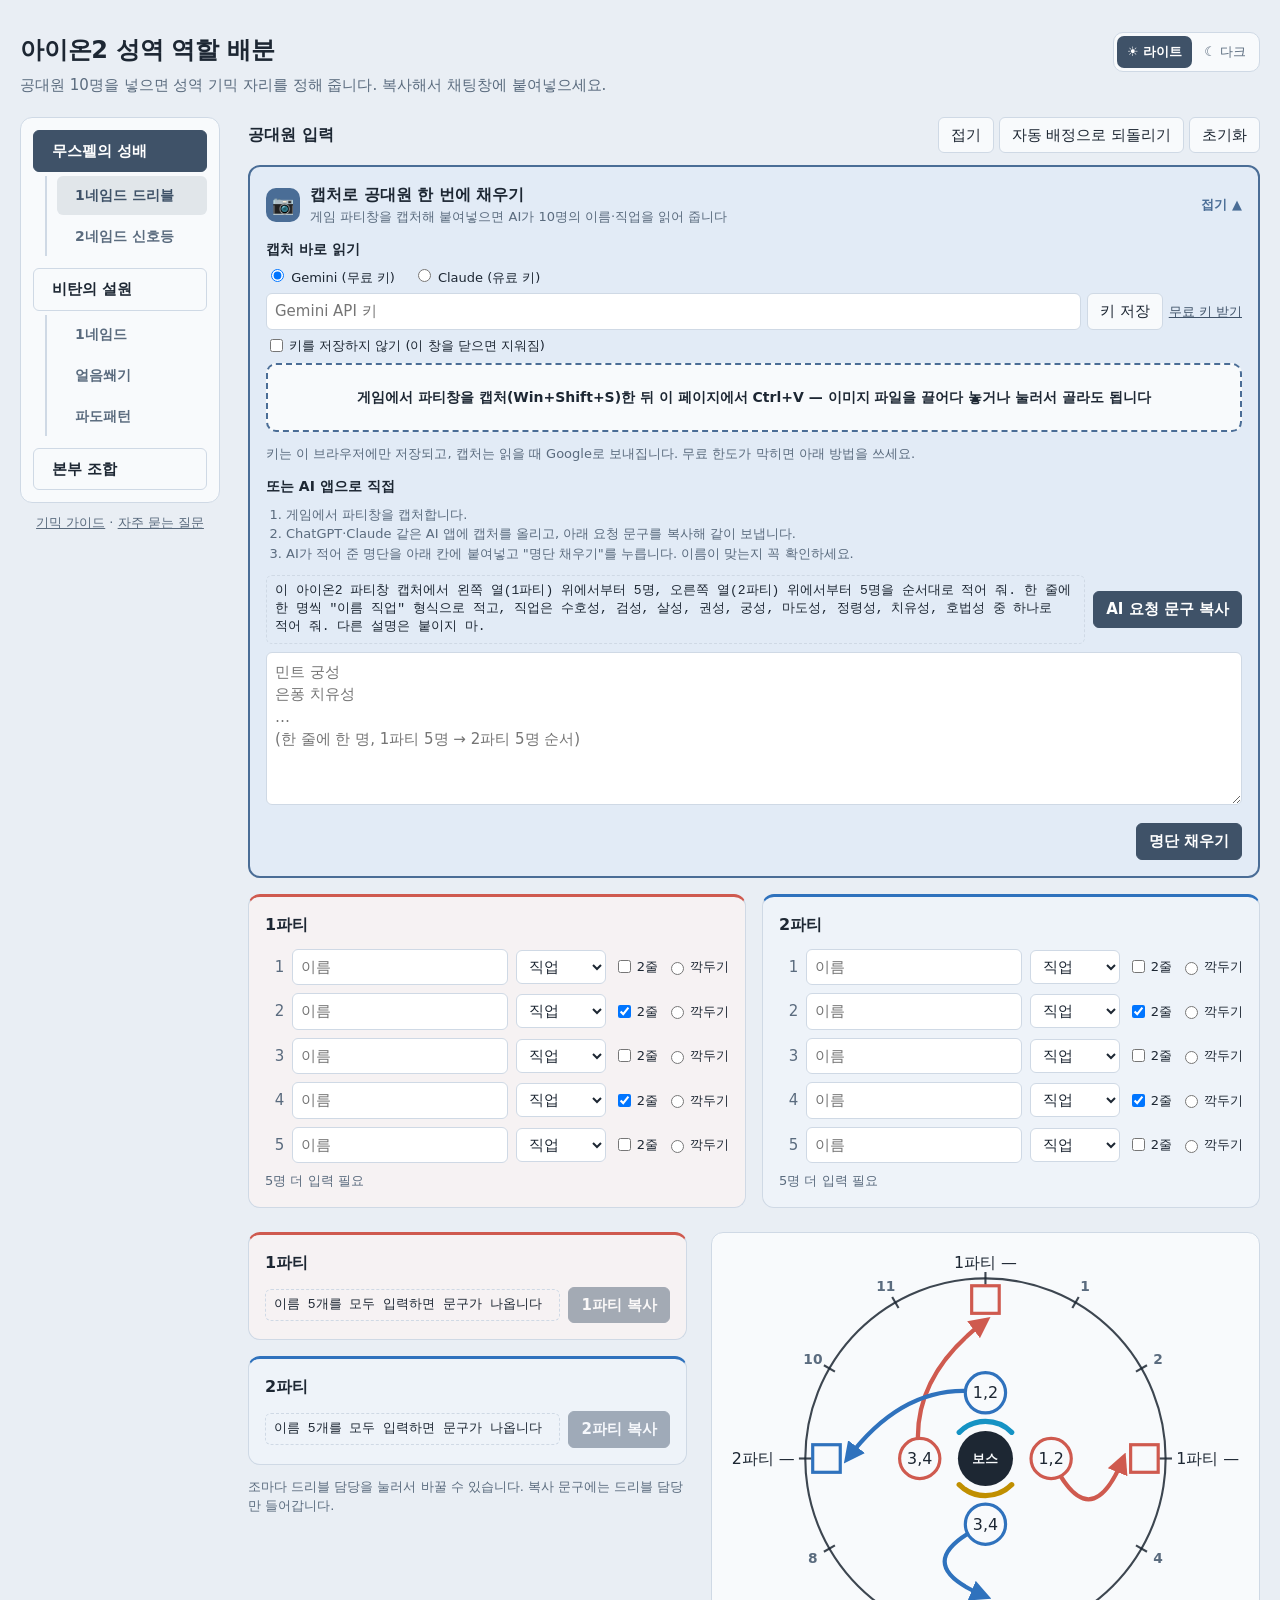
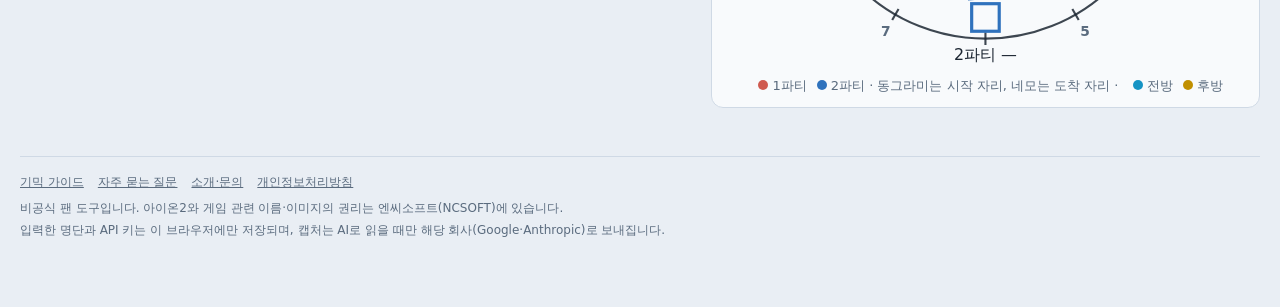
<file: index.html>
<!doctype html>
<html lang="ko">
<head>
<meta charset="utf-8">
<meta http-equiv="Content-Security-Policy" content="default-src 'self'; script-src 'self' 'unsafe-inline'; style-src 'self' 'unsafe-inline'; img-src 'self' data: blob:; connect-src 'self' https://generativelanguage.googleapis.com https://api.anthropic.com; font-src 'self'; object-src 'none'; base-uri 'self'; form-action 'self'">
<meta name="viewport" content="width=device-width, initial-scale=1">
<title>아이온2 성역 역할 배분</title>
<meta name="description" content="아이온2 성역(무스펠의 성배·비탄의 설원) 공대원 10명을 넣으면 기믹 자리를 정하고 파티별 문구를 채팅창에 복사합니다. 본캐·부캐 본부 조합도 지원하는 비공식 팬 도구.">
<link rel="icon" href="favicon.svg" type="image/svg+xml">
<link rel="apple-touch-icon" href="apple-touch-icon.png">
<meta property="og:type" content="website">
<meta property="og:site_name" content="아이온2 성역 역할 배분">
<meta property="og:title" content="아이온2 성역 역할 배분">
<meta property="og:description" content="아이온2 성역(무스펠의 성배·비탄의 설원) 공대원 10명을 넣으면 기믹 자리를 정하고 파티별 문구를 채팅창에 복사합니다. 본캐·부캐 본부 조합도 지원하는 비공식 팬 도구.">
<meta property="og:url" content="https://caster202-lang.github.io/aion2-raid-roles/">
<meta property="og:image" content="https://caster202-lang.github.io/aion2-raid-roles/og.png">
<meta property="og:image:width" content="1200">
<meta property="og:image:height" content="630">
<meta property="og:locale" content="ko_KR">
<meta name="twitter:card" content="summary_large_image">
<script>try { const t = localStorage.getItem('aion2-theme'); if (t === 'light' || t === 'dark') document.documentElement.dataset.theme = t; } catch (e) { /* 저장 불가 */ }</script>
<style>
:root {
  color-scheme: light;
  --bg: #e9eef4; --card: #f8fafc; --fg: #1d2733; --muted: #5a6b7e; --line: #cfd9e5;
  --accent: #3f5268; --accent-fg: #ffffff; --field: #ffffff;
  --cap: #4a6d96; --cap-bg: #e2ebf6; --cap-fg: #ffffff;
  --p1: #cf5a4f; --p2: #2f72bd; --two: #cf5a4f; --one: #2f72bd; --warn: #9a5f00; --front: #1593c4; --back: #c08f00;
}
@media (prefers-color-scheme: dark) {
  :root:not([data-theme="light"]) {
    color-scheme: dark;
    --bg: #0c0a0b; --card: #1c1819; --fg: #efeced; --muted: #a8979c; --line: #3a3133;
    --accent: #d1cfd0; --accent-fg: #1a1516; --field: #141112;
  --cap: #c9a3b2; --cap-bg: #261c21; --cap-fg: #1e1418;
    --p1: #ff8b7f; --p2: #78b6ff; --two: #ff8b7f; --one: #78b6ff; --warn: #f0b354; --front: #5fd0ff; --back: #ffd24a;
  }
}
:root[data-theme="dark"] {
  color-scheme: dark;
  --bg: #0c0a0b; --card: #1c1819; --fg: #efeced; --muted: #a8979c; --line: #3a3133;
  --accent: #d1cfd0; --accent-fg: #1a1516; --field: #141112;
  --cap: #c9a3b2; --cap-bg: #261c21; --cap-fg: #1e1418;
  --p1: #ff8b7f; --p2: #78b6ff; --two: #ff8b7f; --one: #78b6ff; --warn: #f0b354; --front: #5fd0ff; --back: #ffd24a;
}
* { box-sizing: border-box; }
[hidden] { display: none !important; }
.foot { margin-top: 48px; padding-top: 16px; border-top: 1px solid var(--line); font-size: 12px; color: var(--muted); }
.foot p { margin: 0 0 4px; }
.foot-nav { display: flex; flex-wrap: wrap; gap: 4px 14px; margin-bottom: 8px; }
.foot-nav a, .side-links a { color: var(--muted); }
.side-links { margin: 10px 0 0; font-size: 13px; text-align: center; color: var(--muted); }
@media (max-width: 999px) { .side-links { display: none; } }
body { margin: 0; background: var(--bg); color: var(--fg);
  font: 15px/1.5 "Pretendard", "Noto Sans KR", "Malgun Gothic", system-ui, sans-serif; }
main { max-width: 1000px; margin: 0 auto; padding: 32px 20px 64px; }
.navgrp .subnav { display: none; }
.tabs.raid .navgrp > button { width: 100%; }
h1 { font-size: 24px; margin: 0 0 6px; letter-spacing: -0.01em; }
h2 { font-size: 16px; margin: 0; }
p.lead { margin: 0 0 20px; color: var(--muted); }
.top { display: flex; gap: 12px; align-items: flex-start; justify-content: space-between; }
.theme { display: flex; flex: none; padding: 3px; gap: 2px; border: 1px solid var(--line); border-radius: 10px; background: var(--card); }
.theme button { border: 0; background: none; padding: 6px 10px; border-radius: 7px; font-size: 13px; color: var(--muted); white-space: nowrap; }
.theme button[aria-pressed=true] { background: var(--accent); color: var(--accent-fg); font-weight: 600; }
.bar { display: flex; flex-wrap: wrap; gap: 8px; align-items: center; justify-content: space-between; margin: 32px 0 12px; }
#raidView > .bar:first-child { margin-top: 0; }
.grid { display: grid; grid-template-columns: repeat(auto-fit, minmax(300px, 1fr)); gap: 16px; }
.card { background: var(--card); border: 1px solid var(--line); border-radius: 12px; padding: 16px; min-width: 0; }
.card.p1 { border-top: 3px solid var(--p1); background: color-mix(in srgb, var(--p1) 5%, var(--card)); }
.card.p2 { border-top: 3px solid var(--p2); background: color-mix(in srgb, var(--p2) 5%, var(--card)); }
.card h2 { margin-bottom: 12px; }
.row { display: grid; grid-template-columns: 1.2rem minmax(0, 1fr) 5.6rem auto auto; gap: 8px; align-items: center; margin-bottom: 8px; }
.row .num { color: var(--muted); text-align: right; font-variant-numeric: tabular-nums; }
input[type=text], select { width: 100%; min-width: 0; padding: 6px 8px; border: 1px solid var(--line); border-radius: 6px;
  background: var(--field); color: var(--fg); font: inherit; }
label.chk { display: inline-flex; align-items: center; gap: 3px; font-size: 13px; white-space: nowrap; cursor: pointer; }
.status { min-height: 1.5em; margin: 6px 0 0; font-size: 13px; color: var(--muted); }
.status.warn { color: var(--warn); }
button { font: inherit; cursor: pointer; border-radius: 6px; border: 1px solid var(--line); background: var(--card); color: var(--fg); padding: 6px 12px; }
button:focus-visible, input:focus-visible, select:focus-visible { outline: 2px solid var(--accent); outline-offset: 1px; }
button.primary { background: var(--accent); color: var(--accent-fg); border-color: var(--accent); font-weight: 600; }
button:disabled { opacity: .45; cursor: not-allowed; }
.tabs { display: flex; flex-wrap: wrap; gap: 8px; }
.tabs button[aria-selected=true] { background: var(--accent); color: var(--accent-fg); border-color: var(--accent); font-weight: 600; }
.pair { margin-bottom: 12px; }
.route { display: flex; align-items: baseline; gap: 8px; font-size: 13px; color: var(--muted); margin-bottom: 6px; }
.clock { font-size: 18px; font-weight: 700; color: var(--fg); font-variant-numeric: tabular-nums; letter-spacing: -0.01em; }
.card.p1 .route .clock { color: var(--p1); } .card.p2 .route .clock { color: var(--p2); }
.names .clock { font-size: 16px; margin-right: 8px; flex: none; }
.names button { display: flex; align-items: center; text-align: left; white-space: normal; word-break: keep-all; overflow-wrap: anywhere; line-height: 1.3; }
.names button .tag { flex: none; }
.names .who { flex: 1; min-width: 0; }
.names.stack { grid-template-columns: 1fr; }
#results.wedge { grid-template-columns: minmax(0, 1fr) minmax(0, 1fr) 190px; }
@media (max-width: 820px) { #results.wedge { grid-template-columns: repeat(auto-fit, minmax(260px, 1fr)); } }
.zones { display: grid; grid-template-columns: repeat(2, minmax(0, 1fr)); gap: 12px; }
.zones .zone { margin: 0; border-left: 4px solid var(--accent); }
.zones .zone.p1 { border-left-color: var(--p1); } .zones .zone.p2 { border-left-color: var(--p2); }
.zone.p1 .clock { color: var(--p1); } .zone.p2 .clock { color: var(--p2); }
.zone-head .clock { margin-right: 6px; }
@media (max-width: 600px) { .zones { grid-template-columns: 1fr; } }
.choices { display: grid; grid-template-columns: 1fr 1fr; gap: 6px; }
.choices button, .slots button { text-align: left; overflow: hidden; text-overflow: ellipsis; white-space: nowrap; }
.choices button[aria-pressed=true] { border-color: var(--accent); box-shadow: inset 0 0 0 1px var(--accent); font-weight: 600; }
.tag { font-size: 12px; color: var(--muted); margin-right: 6px; }
.slots { display: grid; grid-template-columns: 1fr 1fr; gap: 6px; margin-bottom: 8px; }
.slots button { display: flex; align-items: center; gap: 8px; padding: 8px 10px; }
.slots .clock { min-width: 2.6em; }
.slots button { white-space: normal; }
.slots .who { flex: 1; min-width: 0; word-break: keep-all; overflow-wrap: anywhere; line-height: 1.3; }
.slots .lane { flex: none; font-size: 12px; font-weight: 600; padding: 1px 7px; border-radius: 999px; border: 1px solid currentColor; }
.slots button.two { border-left: 4px solid var(--two); } .slots button.two .lane { color: var(--two); }
.slots button.one { border-left: 4px solid var(--one); } .slots button.one .lane { color: var(--one); }
.slots button[aria-pressed=true] { box-shadow: inset 0 0 0 2px var(--accent); }
.reserve { font-size: 13px; margin-bottom: 8px; }
.copy { display: flex; gap: 8px; align-items: center; margin-top: 12px; }
.copy code { flex: 1; min-width: 0; word-break: keep-all; overflow-wrap: anywhere; padding: 6px 8px; border: 1px dashed var(--line);
  border-radius: 6px; font: 13px/1.4 Consolas, "D2Coding", monospace; }
.copy button { white-space: nowrap; }
.hint { font-size: 13px; color: var(--muted); margin: 12px 0 0; }
figure { margin: 20px 0 0; }
svg { display: block; width: 100%; height: auto; max-width: 760px; margin: 0 auto; }
.dtitle { margin: 0 0 4px; font-weight: 700; font-size: 16px; }
#diagram > svg { max-width: 600px; }
.dpair { display: grid; grid-template-columns: repeat(auto-fit, minmax(300px, 1fr)); gap: 16px; }
svg text { fill: var(--fg); font-size: 15px; font-weight: 500; }
svg .dim { stroke: var(--muted); opacity: .45; fill: none; }
svg .ring { stroke: var(--fg); stroke-width: 2; fill: none; opacity: .85; }
svg .tick { stroke: var(--fg); stroke-width: 2; opacity: .85; }
svg text.hour { fill: var(--muted); font-size: 13px; font-weight: 700; }
svg .boss { fill: var(--fg); }
svg .bosst { fill: var(--card); font-size: 12px; font-weight: 600; }
svg .s1 { stroke: var(--p1); } svg .s2 { stroke: var(--p2); }
svg .f1 { fill: var(--p1); } svg .f2 { fill: var(--p2); }
svg .two { stroke: var(--two); } svg .one { stroke: var(--one); }
svg .mark { fill: var(--card); stroke-width: 3; }
svg .path { fill: none; stroke-width: 4; stroke-linecap: round; }
figcaption { font-size: 13px; color: var(--muted); text-align: center; margin-top: 4px; }
.sw { display: inline-block; width: 10px; height: 10px; border-radius: 50%; margin: 0 4px 0 10px; }
.tabs.raid { margin: 0 0 24px; padding-bottom: 16px; border-bottom: 1px solid var(--line); }
.tabs.raid button { padding: 9px 18px; font-weight: 600; }
.roster-sum { display: block; width: 100%; text-align: left; margin-bottom: 16px; font-size: 14px; color: var(--muted); line-height: 1.7; cursor: pointer; }
.roster-sum b { color: var(--fg); margin-right: 6px; }
.roster-sum .p1 { color: var(--p1); } .roster-sum .p2 { color: var(--p2); }
/* 넓은 화면: 왼쪽 세로 메뉴, 결과와 배치도 나란히 */
@media (min-width: 1000px) {
  main { max-width: 1280px; }
  .layout { display: grid; grid-template-columns: 200px minmax(0, 1fr); gap: 28px; align-items: start; }
  .side { position: sticky; top: 16px; }
  .side .tabs.raid { flex-direction: column; flex-wrap: nowrap; gap: 6px; margin: 0; padding: 12px; border: 1px solid var(--line); border-radius: 12px; background: var(--card); }
  .side .navgrp > button { width: 100%; text-align: left; }
  .side .navgrp .subnav { display: grid; gap: 2px; margin: 4px 0 6px 12px; padding-left: 10px; border-left: 2px solid var(--line); }
  .subnav button { border: 0; background: none; text-align: left; padding: 6px 10px; font-size: 14px; color: var(--muted); }
  .subnav button:hover { color: var(--fg); }
  .subnav button[aria-selected=true] { color: var(--accent); background: color-mix(in srgb, var(--accent) 12%, transparent); font-weight: 700; }
  #subBar { display: none; }
  #raidView > .bar:first-child { margin-top: 0; }
  .stage.side-by { display: grid; grid-template-columns: minmax(0, 1fr) minmax(0, 1.25fr); gap: 24px; align-items: start; margin-top: 24px; }
  .stage.side-by .grid { grid-template-columns: 1fr; }
  .stage.side-by figure { margin: 0; position: sticky; top: 16px; padding: 12px; border: 1px solid var(--line); border-radius: 12px; background: var(--card); }
  .stage:not(.side-by) { margin-top: 24px; }
}
@media (max-width: 480px) {
  main { padding: 24px 16px 48px; }
  .tabs.raid { display: grid; grid-template-columns: repeat(3, 1fr); }
  .tabs.raid button { padding: 9px 4px; }
  #hqView .card { padding: 16px; }
  #promptRow { flex-wrap: wrap; }
  #promptRow code { flex-basis: 100%; }
  #promptRow button { margin-left: auto; }
  .theme span { display: none; }
  .theme button { padding: 6px 9px; font-size: 15px; }
}
body.snow .chk-mus { display: none; }
body.snow .row { grid-template-columns: 1.2rem minmax(0, 1fr) 5.6rem; }
body.snow #inputs .status { display: none; }
.zone { border: 1px solid var(--line); border-radius: 10px; padding: 12px; margin-bottom: 12px; }
.zone-head { display: flex; align-items: center; gap: 6px; margin-bottom: 6px; }
.zone-head strong { flex: 1; }
.names { display: grid; grid-template-columns: 1fr 1fr; gap: 6px; }
.names button[aria-pressed=true] { box-shadow: inset 0 0 0 2px var(--accent); }
svg .inner { stroke: var(--p1); } svg .outer { stroke: var(--one); }
svg .orb { fill: #ff8a3d; stroke: #c4471b; stroke-width: 2; }
svg .pillar { fill: var(--muted); stroke: var(--fg); stroke-width: 1.5; }
svg .pillart { fill: var(--card); font-size: 12px; font-weight: 700; }
svg .front { stroke: var(--front); fill: none; stroke-width: 5; stroke-linecap: round; }
svg .back { stroke: var(--back); fill: none; stroke-width: 5; stroke-linecap: round; }
svg .zonefill { fill: var(--line); opacity: .35; }
.paste { margin-bottom: 16px; border: 2px solid var(--cap); background: var(--cap-bg); }
.paste summary { cursor: pointer; font-weight: 700; font-size: 16px; display: flex; align-items: center; gap: 10px; list-style: none; }
.paste summary::-webkit-details-marker { display: none; }
.paste summary .cam { display: inline-grid; place-items: center; width: 34px; height: 34px; flex: none; border-radius: 10px; background: var(--cap); color: var(--cap-fg); font-size: 18px; }
.paste summary .sub { display: block; font-size: 13px; font-weight: 400; color: var(--muted); }
.paste summary .arrow { margin-left: auto; color: var(--cap); font-size: 13px; font-weight: 700; white-space: nowrap; }
.paste[open] summary .arrow::after { content: '접기 ▲'; }
.paste:not([open]) summary .arrow::after { content: '열기 ▼'; }
.paste[open] summary { margin-bottom: 4px; }
.paste .steps { margin: 8px 0; padding-left: 20px; font-size: 13px; color: var(--muted); }
.paste textarea { width: 100%; margin-top: 8px; padding: 8px; border: 1px solid var(--line); border-radius: 6px;
  background: var(--field); color: var(--fg); font: inherit; resize: vertical; }
.paste .copy .status { flex: 1; margin: 0; }
.paste-h { font-size: 14px; margin: 12px 0 6px; }
.keyrow { display: flex; flex-wrap: wrap; gap: 6px; align-items: center; }
.keyrow input[type=password] { flex: 1; min-width: 180px; padding: 6px 8px; border: 1px solid var(--line); border-radius: 6px; background: var(--field); color: var(--fg); font: inherit; }
.keyrow a { color: var(--accent); font-size: 13px; }
.keyrow label { font-size: 13px; margin-right: 12px; }
.keyrow + .keyrow { margin-top: 6px; }
#shotZone { margin-top: 8px; padding: 22px 16px; border: 2px dashed var(--cap); border-radius: 10px; background: var(--card); text-align: center; color: var(--fg); font-size: 14px; font-weight: 600; cursor: pointer; }
#shotZone:focus, #shotZone.over { border-style: solid; outline: none; }
#shotZone img { display: block; max-width: 100%; max-height: 200px; margin: 0 auto 6px; }
#selftest li.fail { color: var(--p1); font-weight: 600; }
#hqView:not([hidden]) { display: grid; gap: 16px; }
#hqView .card { padding: 20px; }
#hqView h2 { display: flex; align-items: center; gap: 10px; margin: 0 0 16px; }
.step { display: inline-grid; place-items: center; width: 24px; height: 24px; border-radius: 50%; flex: none;
  background: var(--accent); color: var(--accent-fg); font-size: 13px; font-weight: 700; }
.hq-head { display: flex; flex-wrap: wrap; gap: 8px; align-items: center; justify-content: space-between; margin-bottom: 12px; }
#hqView .hq-head h2 { margin: 0; }
.hq-head > div { display: flex; flex-wrap: wrap; gap: 8px; }
.hq-head button, .hq-top button { white-space: nowrap; }
.hq-fields { display: grid; grid-template-columns: repeat(auto-fit, minmax(200px, 1fr)); gap: 16px 20px; }
.hq-f { display: grid; gap: 6px; font-size: 13px; font-weight: 600; color: var(--muted); align-content: start; }
.hq-f select, .hq-f input { font-weight: 400; }
.hq-f button[aria-pressed=true] { background: var(--accent); color: var(--accent-fg); border-color: var(--accent); font-weight: 600; }
.stepper { display: flex; align-items: center; gap: 10px; color: var(--fg); }
.stepper button { width: 36px; height: 36px; padding: 0; font-size: 18px; line-height: 1; }
.hq-person { border: 1px solid var(--line); border-radius: 10px; padding: 10px; margin-top: 10px; background: var(--field); }
.hq-top { display: flex; gap: 8px; align-items: center; margin-bottom: 10px; }
.hq-top strong { min-width: 2rem; color: var(--muted); }
.hq-chars { display: grid; grid-template-columns: repeat(auto-fit, minmax(200px, 1fr)); gap: 8px; }
.hq-char { border: 1px solid var(--line); border-radius: 8px; padding: 10px; display: grid; gap: 6px; align-content: start; background: var(--card); }
.hq-char.main { border-color: var(--accent); }
.hq-char .tag { font-weight: 600; }
.hq-char .mainnick { min-height: 34px; display: flex; align-items: center; padding: 0 8px; font-size: 13px; color: var(--muted); border: 1px dashed var(--line); border-radius: 6px; }
.hq-char .jp { display: grid; grid-template-columns: minmax(0, 1.1fr) minmax(0, 1fr); gap: 6px; }
.hq-rules { margin-top: 16px; padding-top: 16px; border-top: 1px solid var(--line); }
.hq-char .chk { color: var(--muted); }
.hq-paste { margin-top: 12px; border: 1px solid var(--line); border-radius: 10px; padding: 12px; }
.hq-paste summary { cursor: pointer; font-weight: 600; }
.hq-paste textarea { width: 100%; margin-top: 10px; padding: 8px; border: 1px solid var(--line); border-radius: 6px; background: var(--field); color: var(--fg);
  font: 13px/1.6 Consolas, "D2Coding", monospace; resize: vertical; }
.hq-paste .copy .status { flex: 1; margin: 0; }
.empty { margin: 12px 0 0; padding: 20px 16px; border: 1px dashed var(--line); border-radius: 10px; text-align: center; color: var(--muted); font-size: 14px; }
.hq-check { margin: 16px 0 0; }
.hq-dist { display: flex; flex-wrap: wrap; gap: 6px; align-items: center; margin-top: 12px; font-size: 13px; color: var(--muted); }
.hq-dist span { padding: 2px 10px; border: 1px solid var(--line); border-radius: 999px; }
.hq-dist span.on { color: var(--fg); border-color: var(--accent); font-weight: 600; }
.hq-actions { display: flex; flex-wrap: wrap; gap: 8px; align-items: center; margin-top: 20px; padding-top: 16px; border-top: 1px solid var(--line); }
.hq-actions .status { flex: 1; margin: 0; }
.hq-game { border: 1px solid var(--line); border-radius: 10px; padding: 16px; margin-top: 16px; }
.hq-game > .hq-head strong { font-size: 15px; }
.hq-party ol { margin: 8px 0 0; padding-left: 1.4rem; font-size: 14px; line-height: 1.8; }
.hq-party li.ext { color: var(--muted); }
.hq-party .meta { color: var(--muted); font-size: 12px; }
.hq-party .status { margin-top: 0; }
</style>
</head>
<body>
<main>
  <header class="top">
    <div>
      <h1>아이온2 성역 역할 배분</h1>
      <p class="lead">공대원 10명을 넣으면 성역 기믹 자리를 정해 줍니다. 복사해서 채팅창에 붙여넣으세요.</p>
    </div>
    <div class="theme" role="group" aria-label="화면 밝기">
      <button type="button" data-theme-set="light" aria-label="라이트 모드">☀<span> 라이트</span></button>
      <button type="button" data-theme-set="dark" aria-label="다크 모드">☾<span> 다크</span></button>
    </div>
  </header>
  <div class="layout">
  <nav class="side" aria-label="성역 메뉴">
    <div class="tabs raid">
      <div class="navgrp"><button type="button" data-raid="mus">무스펠의 성배</button><div class="subnav" data-sub="mus"></div></div>
      <div class="navgrp"><button type="button" data-raid="snow">비탄의 설원</button><div class="subnav" data-sub="snow"></div></div>
      <div class="navgrp"><button type="button" data-raid="hq">본부 조합</button></div>
    </div>
    <p class="side-links"><a href="guide.html">기믹 가이드</a> · <a href="faq.html">자주 묻는 질문</a></p>
  </nav>
  <div class="content">
  <section id="selftest" class="card" hidden></section>

  <div id="hqView" hidden></div>
  <div id="raidView">
  <div class="bar">
    <h2>공대원 입력</h2>
    <div>
      <button type="button" id="btnFold">접기</button>
      <button type="button" id="btnAuto">자동 배정으로 되돌리기</button>
      <button type="button" id="btnReset">초기화</button>
    </div>
  </div>
  <button type="button" class="card roster-sum" id="rosterSum" hidden></button>
  <details class="card paste" id="pasteBox">
    <summary><span class="cam" aria-hidden="true">📷</span><span>캡처로 공대원 한 번에 채우기<span class="sub">게임 파티창을 캡처해 붙여넣으면 AI가 10명의 이름·직업을 읽어 줍니다</span></span><span class="arrow" aria-hidden="true"></span></summary>
    <h3 class="paste-h">캡처 바로 읽기</h3>
    <div class="keyrow" role="radiogroup" aria-label="읽을 AI">
      <label><input type="radio" name="aiProv" value="gemini" checked> Gemini (무료 키)</label>
      <label><input type="radio" name="aiProv" value="claude"> Claude (유료 키)</label>
    </div>
    <div class="keyrow">
      <input type="password" id="geminiKey" placeholder="Gemini API 키" autocomplete="off" aria-label="API 키">
      <button type="button" id="btnKey">키 저장</button>
      <a id="keyLink" href="https://aistudio.google.com/apikey" target="_blank" rel="noopener">무료 키 받기</a>
    </div>
    <div class="keyrow"><label class="chk"><input type="checkbox" id="keyNoSave"> 키를 저장하지 않기 (이 창을 닫으면 지워짐)</label></div>
    <div id="shotZone" tabindex="0" role="button" aria-label="캡처 붙여넣기">게임에서 파티창을 캡처(Win+Shift+S)한 뒤 이 페이지에서 Ctrl+V — 이미지 파일을 끌어다 놓거나 눌러서 골라도 됩니다</div>
    <input type="file" id="shotFile" accept="image/*" hidden>
    <p class="hint" id="keyHint">키는 이 브라우저에만 저장되고, 캡처는 읽을 때 Google로 보내집니다. 무료 한도가 막히면 아래 방법을 쓰세요.</p>
    <h3 class="paste-h">또는 AI 앱으로 직접</h3>
    <ol class="steps">
      <li>게임에서 파티창을 캡처합니다.</li>
      <li>ChatGPT·Claude 같은 AI 앱에 캡처를 올리고, 아래 요청 문구를 복사해 같이 보냅니다.</li>
      <li>AI가 적어 준 명단을 아래 칸에 붙여넣고 "명단 채우기"를 누릅니다. 이름이 맞는지 꼭 확인하세요.</li>
    </ol>
    <div class="copy" id="promptRow"></div>
    <textarea id="pasteText" rows="6" placeholder="민트 궁성&#10;은퐁 치유성&#10;…&#10;(한 줄에 한 명, 1파티 5명 → 2파티 5명 순서)"></textarea>
    <div class="copy">
      <p class="status" id="pasteStatus"></p>
      <button type="button" id="btnRetry" hidden>다시 읽기</button>
      <button type="button" class="primary" id="btnPaste">명단 채우기</button>
    </div>
  </details>
  <div class="grid" id="inputs"></div>

  <div class="bar" id="subBar">
    <div class="tabs" role="tablist" id="subTabs" aria-label="기믹"></div>
  </div>
  <div class="stage" id="stage">
    <div class="stage-main">
      <div class="grid" id="results"></div>
      <p class="status warn" id="resultsNote" hidden></p>
      <p class="hint" id="tabHint"></p>
    </div>
    <figure>
      <div id="diagram"></div>
      <figcaption id="caption"></figcaption>
    </figure>
  </div>
  </div>
  </div>
  </div>
  <footer class="foot">
    <nav class="foot-nav" aria-label="안내 페이지"><a href="guide.html">기믹 가이드</a><a href="faq.html">자주 묻는 질문</a><a href="about.html">소개·문의</a><a href="privacy.html">개인정보처리방침</a></nav>
    <p>비공식 팬 도구입니다. 아이온2와 게임 관련 이름·이미지의 권리는 엔씨소프트(NCSOFT)에 있습니다.</p>
    <p>입력한 명단과 API 키는 이 브라우저에만 저장되며, 캡처는 AI로 읽을 때만 해당 회사(Google·Anthropic)로 보내집니다.</p>
  </footer>
</main>

<script>
/* ---------- 배정 계산 (화면과 무관) ---------- */
const JOBS = ['수호성', '검성', '살성', '권성', '궁성', '마도성', '정령성', '치유성', '호법성'];
const RANGED = ['궁성', '마도성', '정령성'];
const PARTY = [
  { clocks: [12, 11, 9, 7], twoPos: [1, 3], onePos: [0, 2], routes: [[3, 3], [9, 12]] },
  { clocks: [6, 5, 3, 1], twoPos: [1, 3], onePos: [0, 2], routes: [[12, 9], [6, 6]] }
];
const TWO_LINE = [1, 5, 7, 11];
const IDX = [0, 1, 2, 3, 4];

function blankState() {
  return {
    rows: Array.from({ length: 10 }, (_, g) => ({ name: '', job: '', two: g % 5 === 1 || g % 5 === 3 })), // 2번·4번 줄은 2줄 체크가 기본
    reserve: [null, null], dribble: [[null, null], [null, null]], slots: [null, null], tab: 'b1',
    raid: 'mus', prevRaid: 'mus', snowTab: 'n1', snow1: null, wedge: null, fold: false
  };
}

function autoReserve(rows) {
  const healers = IDX.filter(i => rows[i].job === '치유성');
  if (healers.length) {
    const unchecked = healers.filter(i => !rows[i].two);
    return (unchecked.length ? unchecked : healers)[0];
  }
  const unchecked = IDX.filter(i => !rows[i].two);
  return unchecked.length ? unchecked[unchecked.length - 1] : 4;
}

function rank(job) { const r = RANGED.indexOf(job); return r < 0 ? RANGED.length : r; }

function autoDribbler(rows, pair) {
  return rank(rows[pair[1]].job) < rank(rows[pair[0]].job) ? pair[1] : pair[0];
}

function autoSlots(rows, mem, p) {
  const checked = mem.filter(i => rows[i].two), unchecked = mem.filter(i => !rows[i].two);
  const two = checked.concat(unchecked).slice(0, 2);
  const one = mem.filter(i => !two.includes(i));
  const out = [];
  PARTY[p].twoPos.forEach((pos, k) => { out[pos] = two[k]; });
  PARTY[p].onePos.forEach((pos, k) => { out[pos] = one[k]; });
  return out;
}

function compute(st, p) {
  const rows = st.rows.slice(p * 5, p * 5 + 5);
  const missing = rows.filter(r => !r.name.trim()).length;
  if (missing) return { ok: false, missing };
  const reserve = IDX.includes(st.reserve[p]) ? st.reserve[p] : autoReserve(rows);
  const mem = IDX.filter(i => i !== reserve);
  const pairs = [[mem[0], mem[1]], [mem[2], mem[3]]];
  const dribblers = pairs.map((pair, k) => pair.includes(st.dribble[p][k]) ? st.dribble[p][k] : autoDribbler(rows, pair));
  const manual = st.slots[p];
  const slots = Array.isArray(manual) && manual.length === 4 && mem.every(i => manual.includes(i))
    ? manual : autoSlots(rows, mem, p);
  const short = mem.filter(i => rows[i].two).length < 2;
  return { ok: true, rows, reserve, mem, pairs, dribblers, slots, short };
}

function text1(st, p) {
  const c = compute(st, p);
  if (!c.ok) return null;
  return '[1넴] ' + c.dribblers.map((i, k) => `${PARTY[p].routes[k][0]}시->${PARTY[p].routes[k][1]}시 ${c.rows[i].name.trim()}`).join(' / ');
}

function text2(st, p) {
  const c = compute(st, p);
  if (!c.ok) return null;
  return '[2넴] ' + PARTY[p].clocks.map((h, k) => `${h}시 ${c.rows[c.slots[k]].name.trim()}`).join(' / ')
    + ` / 깍두기 ${c.rows[c.reserve].name.trim()}`;
}

/* ---------- 비탄의 설원 계산 ---------- */
const INNER_JOBS = ['수호성', '검성', '살성', '권성', '호법성'];
const OUTER_JOBS = ['궁성', '마도성', '정령성'];
const CLOCK4 = [3, 6, 9, 12];
// 파도패턴: 1시 메인탱커 · 5시 2파티 · 7시 부탱 · 11시 1파티 (메인탱커·부탱은 1네임드 배정과 같다)
const WAVE_ZONES = ['1시 메인탱커', '5시 2파티', '7시 부탱', '11시 1파티'];
const ALL = [...Array(10).keys()];

function namesMissing(st) { return st.rows.filter(r => !r.name.trim()).length; }
function isPerm(a, n) { return Array.isArray(a) && a.length === n && ALL.every(i => a.includes(i)); }

// 결과 order: [내부3,6,9,12, 외부3,6,9,12, 서브1,서브2] — 값은 전체 줄 번호(0~9)
function autoWedge(rows) {
  const inner = ALL.filter(i => INNER_JOBS.includes(rows[i].job));
  const outer = ALL.filter(i => OUTER_JOBS.includes(rows[i].job));
  const rest = inner.slice(4).concat(outer.slice(4), ALL.filter(i => !rows[i].job))
    .sort((a, b) => a - b).concat(ALL.filter(i => rows[i].job === '치유성'));
  const fill = (list, label, short) => {
    const out = list.slice(0, 4);
    while (out.length < 4) { out.push(rest.shift()); short.push(label); }
    return out;
  };
  const short = [];
  const inn = fill(inner, '내부', short), out = fill(outer, '외부', short);
  return { order: inn.concat(out, rest), short: [...new Set(short)] };
}

function computeWedge(st) {
  const missing = namesMissing(st);
  if (missing) return { ok: false, missing };
  const auto = autoWedge(st.rows);
  const manual = isPerm(st.wedge, 10);
  return { ok: true, order: manual ? st.wedge : auto.order, short: manual ? [] : auto.short };
}

function textWedge(st, side) {
  const c = computeWedge(st);
  if (!c.ok) return null;
  const base = side === 'inner' ? 0 : 4;
  return `[쐐기] ${side === 'inner' ? '내부' : '외부'} ` +
    CLOCK4.map((h, k) => `${h}시 ${st.rows[c.order[base + k]].name.trim()}`).join(' / ');
}

// 1네임드 order: [메인탱커, 부탱, 나머지 8명(줄 순서)] — 수호성 → 검성 순
const TANK_JOBS = ['수호성', '검성'];
// 파티는 5명씩 고정: 메인탱커는 1파티에서, 부탱은 2파티에서 수호성 → 검성 순으로 고른다. 없으면 그 파티 첫 줄
function autoSnow1(rows) {
  let short = false;
  const tanks = [0, 1].map(p => {
    const idx = IDX.map(i => p * 5 + i), t = TANK_JOBS.flatMap(j => idx.filter(i => rows[i].job === j))[0];
    if (t === undefined) { short = true; return idx[0]; }
    return t;
  });
  return { order: tanks.concat(ALL.filter(i => !tanks.includes(i))), short };
}

function computeSnow1(st) {
  const missing = namesMissing(st);
  if (missing) return { ok: false, missing };
  const auto = autoSnow1(st.rows);
  // 직접 바꾼 순서도 메인탱커는 1파티, 부탱은 2파티일 때만 쓴다 (예전 저장값 보호)
  const manual = isPerm(st.snow1, 10) && st.snow1[0] < 5 && st.snow1[1] >= 5;
  const order = manual ? st.snow1 : auto.order;
  const rest = order.slice(2);
  return { ok: true, order, short: manual ? false : auto.short, groups: [rest.filter(i => i < 5), rest.filter(i => i >= 5)] };
}

const SNOW1 = [{ route: '9시->12시', role: '메인탱커' }, { route: '3시->6시', role: '부탱' }];
function textSnow1(st, p) {
  const c = computeSnow1(st);
  if (!c.ok) return null;
  const nm = g => st.rows[g].name.trim();
  return `[1넴] ${SNOW1[p].route} ${c.groups[p].map(nm).join(', ')} / ${SNOW1[p].role} ${nm(c.order[p])}`;
}

function computeWave(st) {
  const missing = namesMissing(st);
  if (missing) return { ok: false, missing };
  const c = computeSnow1(st);
  return { ok: true, order: c.order, zones: [[c.order[0]], c.groups[1], [c.order[1]], c.groups[0]] };
}

// 파도패턴 복사는 이름 없이 자리만: 1시 메인탱커 → 11시 1파티 → 7시 부탱 → 5시 2파티
function textWave() {
  return '[파도] ' + [0, 3, 2, 1].map(i => WAVE_ZONES[i]).join(' / ');
}

/* ---------- 명단 붙여넣기 ---------- */
const AI_PROMPT = '이 아이온2 파티창 캡처에서 왼쪽 열(1파티) 위에서부터 5명, 오른쪽 열(2파티) 위에서부터 5명을 순서대로 적어 줘. '
  + '한 줄에 한 명씩 "이름 직업" 형식으로 적고, 직업은 수호성, 검성, 살성, 권성, 궁성, 마도성, 정령성, 치유성, 호법성 중 하나로 적어 줘. 다른 설명은 붙이지 마.';
// 캡처 읽기 때 견본 이미지(job-icons.png)를 먼저 보내 아이콘을 비교하게 한다. 위에서부터 이 순서다.
const ICON_ORDER = ['살성', '마도성', '궁성', '권성', '정령성', '검성', '수호성', '호법성', '치유성'];
const REF_PROMPT = `첫 번째 이미지는 아이온2 직업 아이콘 견본이다. 위에서부터 ${ICON_ORDER.join(', ')} 순서이고 아이콘 오른쪽에 직업 이름이 적혀 있다. `
  + '두 번째 이미지는 파티창 캡처다. 캡처의 직업은 줄마다 이름 왼쪽 아이콘을 견본 아이콘과 모양·색까지 비교해서 가장 닮은 직업으로 고른다. 색이 비슷한 직업(마도성·정령성, 살성·궁성, 호법성·치유성)은 모양으로 구분한다.';
// 견본이 있으면 [견본 설명, 견본, 캡처, 요청], 없으면 [요청, 캡처] (Gemini parts 형식)
function geminiParts(ref, mime, data) {
  return ref ? [{ text: REF_PROMPT }, { inline_data: { mime_type: 'image/png', data: ref } }, { inline_data: { mime_type: mime, data } }, { text: AI_PROMPT }]
    : [{ text: AI_PROMPT }, { inline_data: { mime_type: mime, data } }];
}
function claudeContent(ref, mime, data) {
  const img = (m, d) => ({ type: 'image', source: { type: 'base64', media_type: m, data: d } });
  return ref ? [{ type: 'text', text: REF_PROMPT }, img('image/png', ref), img(mime, data), { type: 'text', text: AI_PROMPT }]
    : [img(mime, data), { type: 'text', text: AI_PROMPT }];
}
const EDGE = /^[\s:,|/\-–—]+|[\s:,|/\-–—]+$/g;

// 한 줄에 "이름 직업"(순서·구분 기호 자유). 번호·글머리표·"1파티" 머리줄은 건너뛴다.
function parseRoster(text) {
  const out = [];
  for (const raw of String(text).split(/\r?\n/)) {
    let line = raw.trim().replace(/^[1-2]\s*파티\s*[:.]?\s*/, '')
      .replace(/^(?:[-*•·]\s*|\d{1,2}\s*(?:[.):]|번)\s*)/, '').trim();
    line = line.replace(/\[[^\]]*\]/g, ' ').trim(); // [ ] 안은 서버 이름이라 뺀다
    if (!line || /^[1-2]$/.test(line)) continue;
    const job = JOBS.find(j => line.includes(j)) || '';
    if (job) { const at = line.lastIndexOf(job); line = line.slice(0, at) + ' ' + line.slice(at + job.length); }
    const name = line.replace(/\(\s*\)|\[\s*\]/g, ' ').replace(EDGE, '').replace(/\s{2,}/g, ' ').trim();
    if (name) out.push({ name, job });
  }
  return out;
}

// 직접 고친 직업 기억 {이름: 직업}을 명단에 덮어쓴다 → {list, changed}
function applyJobMemory(list, mem) {
  let changed = 0;
  const out = list.map(m => {
    const job = mem && mem[m.name];
    if (!job || job === m.job) return m;
    changed++;
    return { name: m.name, job };
  });
  return { list: out, changed };
}

// Gemini generateContent 응답에서 글만 뽑는다
function geminiText(json) {
  const parts = json && json.candidates && json.candidates[0] && json.candidates[0].content && json.candidates[0].content.parts;
  return Array.isArray(parts) ? parts.map(x => x.text || '').join('') : '';
}

// Claude Messages 응답에서 text 블록만 뽑는다
function claudeText(json) {
  return json && Array.isArray(json.content) ? json.content.filter(b => b.type === 'text').map(b => b.text).join('') : '';
}

/* ---------- 본부 조합: 본캐·부캐 로테이션 (화면과 무관) ---------- */
const HQ_PRESETS = [['rudra', '루드라 200k', 200000], ['bagot', '바고트 400k', 400000], ['muspel-n', '무스펠 보통 550k', 550000], ['muspel-h', '무스펠 어려움 600k', 600000]];
const ROLE_NAME = { tank: '탱커', support: '서폿', dealer: '딜러' };
function hqRole(job) { return job === '수호성' || job === '검성' ? 'tank' : job === '치유성' || job === '호법성' ? 'support' : 'dealer'; }
// "550" → 550k, "550k", "612,500" 모두 읽는다. 못 읽으면 0
function parsePower(text) {
  const t = String(text || '').toLowerCase().replace(/[,\s]/g, '');
  if (!t) return 0;
  const k = t.endsWith('k'), n = Number(k ? t.slice(0, -1) : t);
  if (!Number.isFinite(n) || n <= 0) return 0;
  return Math.round(k || n < 10000 ? n * 1000 : n);
}
function fmtPower(n) {
  if (!n || n <= 0) return '';
  return n % 1000 === 0 ? `${n / 1000}k` : `${(n / 1000).toFixed(1).replace(/\.0$/, '')}k`;
}
function splitNick(text) {
  const m = String(text || '').trim().match(/^(.+?)\s*[\[(（【]\s*(.+?)\s*[\])）】]$/);
  return m ? { name: m[1].trim(), server: m[2].trim() } : { name: String(text || '').trim(), server: '' };
}

// people: [{id, name, server, chars: [{id, job, power, isMain, server}]}] (직업 있는 캐릭만)
// opt: {parties, minTank, minSupport, minAvg, stack} → [{index, parties: [{index, slots, avg, warnings}]}]
function buildGames(people, opt) {
  let pool = [];
  people.forEach(p => p.chars.forEach(c => pool.push({ pid: p.id, name: c.name || p.name, server: c.server || p.server, cid: c.id,
    job: c.job, role: hqRole(c.job), power: c.power || 0, isMain: !!c.isMain })));
  const cap = opt.parties * 5, need = opt.parties, games = [];
  const mainFirst = (a, b) => a.isMain !== b.isMain ? (a.isMain ? -1 : 1) : b.power - a.power;
  while (pool.length && games.length < 30) {
    // 1) 한 사람당 1캐릭: 탱·서폿을 가진 사람 먼저, 그다음 전투력(부캐는 ×0.9)
    const byPerson = new Map();
    pool.forEach(c => { if (!byPerson.has(c.pid)) byPerson.set(c.pid, []); byPerson.get(c.pid).push(c); });
    const score = list => (list.some(c => c.role === 'tank') ? 2 : 0) + (list.some(c => c.role === 'support') ? 2 : 0)
      + Math.max(...list.map(c => c.isMain ? c.power : c.power * 0.9)) / 1e6;
    const order = [...byPerson.values()].sort((a, b) => score(b) - score(a));
    const chosen = [];
    for (const list of order) {
      if (chosen.length >= cap) break;
      const own = list.slice().sort(mainFirst);
      const count = role => chosen.filter(c => c.role === role).length;
      let pick = own[0];
      if (count('tank') < need) pick = own.find(c => c.role === 'tank') || pick;
      else if (count('support') < need) pick = own.find(c => c.role === 'support') || pick;
      chosen.push(pick);
    }
    if (!chosen.length) break;
    // 2) 파티 나누기: 탱·서폿 최소 인원 먼저, 나머지는 인원 적은·평균 낮은 파티로
    const parties = Array.from({ length: opt.parties }, () => []), rest = chosen.slice();
    const avgOf = list => list.length ? list.reduce((a, c) => a + c.power, 0) / list.length : 0;
    [['tank', opt.minTank], ['support', opt.minSupport]].forEach(([role, min]) => parties.forEach(party => {
      for (let n = 0; n < min && party.length < 5; n++) {
        const i = rest.findIndex(c => c.role === role);
        if (i < 0) break;
        party.push(rest.splice(i, 1)[0]);
      }
    }));
    rest.sort(opt.stack ? mainFirst : (a, b) => b.power - a.power);
    const lightest = from => {
      let best = -1;
      for (let k = from; k < parties.length; k++) {
        if (parties[k].length >= 5) continue;
        if (best < 0 || parties[k].length < parties[best].length
          || (parties[k].length === parties[best].length && avgOf(parties[k]) < avgOf(parties[best]))) best = k;
      }
      return best < 0 && from > 0 ? lightest(0) : best;
    };
    rest.forEach(c => {
      // 본캐 몰아주기: 본캐는 1파티부터, 1파티가 차면 나머지 파티로
      const k = opt.stack && c.isMain && parties[0].length < 5 ? 0 : lightest(opt.stack && c.isMain ? 1 : 0);
      if (k >= 0) parties[k].push(c);
    });
    games.push({ index: games.length + 1, parties: parties.map((list, k) => {
      const real = list.map(c => ({ name: c.name, server: c.server, job: c.job, role: c.role, power: c.power, isMain: c.isMain }));
      const slots = real.concat(Array.from({ length: 5 - real.length },
        () => ({ name: '외부인원', server: '', job: '-', role: 'dealer', power: 0, isMain: false, external: true })));
      const avg = real.length ? Math.round(real.reduce((a, c) => a + c.power, 0) / real.length) : 0;
      const tanks = real.filter(c => c.role === 'tank').length, sups = real.filter(c => c.role === 'support').length, warnings = [];
      if (tanks < opt.minTank) warnings.push(`탱커 ${tanks}/${opt.minTank}`);
      if (sups < opt.minSupport) warnings.push(`서폿 ${sups}/${opt.minSupport}`);
      if (opt.minAvg && real.length && avg < opt.minAvg) warnings.push(`평균 전투력 ${fmtPower(avg)} < ${fmtPower(opt.minAvg)}`);
      return { index: k + 1, slots, avg, warnings };
    }) });
    const used = new Set(chosen.map(c => c.cid));
    pool = pool.filter(c => !used.has(c.cid));
  }
  return games;
}
function hqPartyText(game, party) {
  return `[게임${game.index} 파티${party.index}] 평균 ${fmtPower(party.avg)}\n` + party.slots.map((c, i) => c.external
    ? `${i + 1}. 외부인원 -(딜러/외부)`
    : `${i + 1}. ${c.name}${c.server ? `[${c.server}]` : ''} ${c.job}(${ROLE_NAME[c.role]}/${c.isMain ? '본' : '부'}) ${fmtPower(c.power)}`.trimEnd()).join('\n');
}
function hqGameText(game) { return game.parties.map(p => hqPartyText(game, p)).join('\n\n'); }
function hqAllText(games) { return games.map(hqGameText).join('\n\n————\n\n'); }
// 한 판을 공대원 입력 줄로: 1파티 → 1~5번, 2파티 → 6~10번, 외부인원은 빈 칸
function gameRows(game) {
  const rows = [];
  game.parties.forEach(p => p.slots.forEach(c => rows.push(c.external ? { name: '', job: '' } : { name: c.name, job: c.job })));
  return rows;
}

// 본부 조합 붙여넣기 양식: 한 줄에 캐릭터 1개 "닉네임[서버] 직업 전투력".
// 참가자마다 첫 줄이 본캐, 그 아래 줄이 부캐. 참가자 사이는 빈 줄로 나눈다.
// 직업은 줄여도 된다(수호·검·살·권·궁·마도·정령·치유·호법 또는 첫 글자).
function hqJob(token) {
  const t = token.replace(/성$/, '');
  if (!t) return '';
  return JOBS.find(j => j === token) || JOBS.find(j => j.startsWith(t)) || '';
}
const POWER_TOKEN = /^\d[\d,.]*k?$/i;
function parseHqLine(raw) {
  const tokens = raw.trim().replace(/^\d{1,2}\s*[.)]\s+/, '').split(/\s+/).filter(Boolean);
  let k = 0;
  while (k < tokens.length && !hqJob(tokens[k]) && !POWER_TOKEN.test(tokens[k])) k++;
  const c = { nick: tokens.slice(0, k).join(' '), job: '', power: '' };
  tokens.slice(k).forEach(t => {
    if (!c.job && hqJob(t)) c.job = hqJob(t);
    else if (!c.power && POWER_TOKEN.test(t)) c.power = fmtPower(parsePower(t));
  });
  return c;
}
function parseHqText(text) {
  const people = [], bad = [];
  let cur = null;
  String(text).split(/\r?\n/).forEach((raw, n) => {
    if (!raw.trim()) { cur = null; return; } // 빈 줄 = 다음 참가자
    const c = parseHqLine(raw);
    if (!c.nick || !c.job) { bad.push(n + 1); return; }
    if (!cur) { cur = { nick: c.nick, chars: [] }; people.push(cur); }
    cur.chars.push({ nick: cur.chars.length ? c.nick : '', job: c.job, power: c.power, isMain: !cur.chars.length });
  });
  return { people, bad };
}
// 지금 참가자를 같은 양식으로 (고쳐서 다시 붙여넣을 수 있게)
function hqToText(people) {
  return people.map(p => p.chars.filter(c => c.isMain || c.job)
    .map(c => [c.isMain ? p.nick : (c.nick || p.nick), c.job, c.power].filter(Boolean).join(' ')).join('\n')).join('\n\n');
}

/* ---------- 자체 시험 (?selftest=1) ---------- */
function runSelfTest() {
  const out = [];
  const eq = (name, got, want) => out.push({ name, pass: JSON.stringify(got) === JSON.stringify(want), got, want });
  const base = () => {
    const st = blankState();
    const names = ['가가', '나나', '다다', '라라', '마마', '바바', '사사', '아아', '자자', '차차'];
    const jobs = ['궁성', '검성', '마도성', '살성', '치유성', '정령성', '수호성', '궁성', '권성', '치유성'];
    const two = [0, 1, 0, 1, 0, 1, 0, 1, 0, 0];
    st.rows = names.map((name, i) => ({ name, job: jobs[i], two: !!two[i] }));
    return st;
  };
  const rowsOf = (jobs, two) => jobs.map((job, i) => ({ name: 'n' + i, job, two: !!two[i] }));
  let st = base();
  eq('1넴 1파티', text1(st, 0), '[1넴] 3시->3시 가가 / 9시->12시 다다');
  eq('1넴 2파티', text1(st, 1), '[1넴] 12시->9시 바바 / 6시->6시 아아');
  eq('2넴 1파티', text2(st, 0), '[2넴] 12시 가가 / 11시 나나 / 9시 다다 / 7시 라라 / 깍두기 마마');
  eq('2넴 2파티', text2(st, 1), '[2넴] 6시 사사 / 5시 바바 / 3시 자자 / 1시 아아 / 깍두기 차차');
  const melee = ['검성', '검성', '검성', '검성', '검성'];
  eq('깍두기: 치유성 없음, 2줄 미체크 중 마지막', autoReserve(rowsOf(melee, [1, 0, 1, 0, 0])), 4);
  eq('깍두기: 치유성 없음, 미체크가 앞쪽', autoReserve(rowsOf(melee, [0, 0, 1, 1, 1])), 1);
  eq('깍두기: 전원 2줄 체크', autoReserve(rowsOf(melee, [1, 1, 1, 1, 1])), 4);
  const twoHeal = ['검성', '치유성', '검성', '치유성', '검성'];
  eq('깍두기: 치유성 둘, 미체크 우선', autoReserve(rowsOf(twoHeal, [0, 1, 0, 0, 0])), 3);
  eq('깍두기: 치유성 둘, 둘 다 미체크', autoReserve(rowsOf(twoHeal, [0, 0, 0, 0, 0])), 1);
  eq('깍두기: 치유성 하나가 2줄 체크', autoReserve(rowsOf(['검성', '검성', '치유성', '검성', '검성'], [0, 0, 1, 0, 0])), 2);
  st = base(); [0, 1, 2, 3].forEach(i => { st.rows[i].two = false; });
  eq('2넴: 2줄 0명', text2(st, 0), '[2넴] 12시 다다 / 11시 가가 / 9시 라라 / 7시 나나 / 깍두기 마마');
  eq('2넴: 2줄 0명 안내', compute(st, 0).short, true);
  st = base(); st.rows[1].two = false;
  eq('2넴: 2줄 1명', text2(st, 0), '[2넴] 12시 나나 / 11시 라라 / 9시 다다 / 7시 가가 / 깍두기 마마');
  eq('2넴: 2줄 1명 안내', compute(st, 0).short, true);
  st = base(); st.rows[0].two = true; st.rows[2].two = true; st.rows[3].two = false;
  eq('2넴: 2줄 3명', text2(st, 0), '[2넴] 12시 다다 / 11시 가가 / 9시 라라 / 7시 나나 / 깍두기 마마');
  eq('2넴: 2줄 3명 안내 없음', compute(st, 0).short, false);
  eq('드리블: 원거리 없는 조', autoDribbler(rowsOf(['검성', '살성', '', '', ''], []), [0, 1]), 0);
  eq('드리블: 정령성과 궁성', autoDribbler(rowsOf(['정령성', '궁성', '', '', ''], []), [0, 1]), 1);
  st = base(); st.reserve[0] = 0;
  eq('깍두기 직접 지정 → 1넴', text1(st, 0), '[1넴] 3시->3시 다다 / 9시->12시 라라');
  eq('깍두기 직접 지정 → 2넴', text2(st, 0), '[2넴] 12시 다다 / 11시 나나 / 9시 마마 / 7시 라라 / 깍두기 가가');
  st = base(); st.dribble[0][0] = 1;
  eq('드리블 직접 지정', text1(st, 0), '[1넴] 3시->3시 나나 / 9시->12시 다다');
  st = base(); st.slots[0] = [1, 0, 2, 3];
  eq('자리 직접 지정', text2(st, 0), '[2넴] 12시 나나 / 11시 가가 / 9시 다다 / 7시 라라 / 깍두기 마마');
  eq('2줄 체크 기본값: 파티별 2번·4번', blankState().rows.map(r => r.two), [false, true, false, true, false, false, true, false, true, false]);
  st = blankState();
  ['일', '이', '삼', '사', '오', '육', '칠', '팔', '구', '십'].forEach((n, i) => { st.rows[i].name = n; st.rows[i].job = i % 5 === 4 ? '치유성' : '검성'; });
  eq('기본값 그대로 → 1파티 1~4번이 12·11·9·7시', text2(st, 0), '[2넴] 12시 일 / 11시 이 / 9시 삼 / 7시 사 / 깍두기 오');
  eq('기본값 그대로 → 2파티 1~4번이 6·5·3·1시', text2(st, 1), '[2넴] 6시 육 / 5시 칠 / 3시 팔 / 1시 구 / 깍두기 십');
  // 비탄의 설원
  const snow = (jobs) => { const s = blankState(); jobs.forEach((j, i) => { s.rows[i].name = 'n' + i; s.rows[i].job = j; }); return s; };
  st = snow(['검성', '궁성', '살성', '마도성', '치유성', '수호성', '정령성', '권성', '궁성', '호법성']);
  eq('쐐기: 기본 배정', autoWedge(st.rows), { order: [0, 2, 5, 7, 1, 3, 6, 8, 9, 4], short: [] });
  st.rows.forEach((r, i) => { r.name = ['가가', '나나', '다다', '라라', '마마', '바바', '사사', '아아', '자자', '차차'][i]; });
  eq('쐐기: 내부 복사', textWedge(st, 'inner'), '[쐐기] 내부 3시 가가 / 6시 다다 / 9시 바바 / 12시 아아');
  eq('쐐기: 외부 복사', textWedge(st, 'outer'), '[쐐기] 외부 3시 나나 / 6시 라라 / 9시 사사 / 12시 자자');
  st = snow(['검성', '궁성', '살성', '마도성', '검성', '수호성', '정령성', '권성', '궁성', '호법성']);
  eq('쐐기: 치유성 없음 → 넘친 내부 2명이 서브', autoWedge(st.rows), { order: [0, 2, 4, 5, 1, 3, 6, 8, 7, 9], short: [] });
  st = snow(['검성', '궁성', '치유성', '마도성', '치유성', '수호성', '치유성', '권성', '궁성', '호법성']);
  eq('쐐기: 치유성 3명 → 1명은 쐐기로', autoWedge(st.rows), { order: [0, 5, 7, 9, 1, 3, 8, 2, 4, 6], short: ['외부'] });
  st = snow(['검성', '궁성', '살성', '수호성', '치유성', '수호성', '검성', '권성', '궁성', '치유성']);
  eq('쐐기: 외부 부족 → 넘친 근접으로 채움', autoWedge(st.rows), { order: [0, 2, 3, 5, 1, 8, 6, 7, 4, 9], short: ['외부'] });
  st = snow(['검성', '', '살성', '마도성', '치유성', '수호성', '정령성', '권성', '궁성', '']);
  eq('쐐기: 직업 미선택은 빈자리 채움용', autoWedge(st.rows), { order: [0, 2, 5, 7, 3, 6, 8, 1, 9, 4], short: ['외부'] });
  st = snow(['검성', '궁성', '살성', '마도성', '치유성', '수호성', '정령성', '권성', '궁성', '호법성']);
  st.rows.forEach((r, i) => { r.name = ['가가', '나나', '다다', '라라', '마마', '바바', '사사', '아아', '자자', '차차'][i]; });
  st.wedge = [4, 2, 5, 7, 1, 3, 6, 8, 9, 0];
  eq('쐐기: 직접 바꾼 자리', textWedge(st, 'inner'), '[쐐기] 내부 3시 마마 / 6시 다다 / 9시 바바 / 12시 아아');
  st = snow(['검성', '궁성', '수호성', '마도성', '치유성', '수호성', '정령성', '권성', '궁성', '호법성']);
  eq('설원 1넴: 수호성 둘이 메인탱커·부탱', autoSnow1(st.rows), { order: [2, 5, 0, 1, 3, 4, 6, 7, 8, 9], short: false });
  st = snow(['검성', '궁성', '살성', '마도성', '치유성', '수호성', '정령성', '권성', '궁성', '검성']);
  eq('설원 1넴: 1파티는 수호성 없으면 검성이 메인탱커', autoSnow1(st.rows), { order: [0, 5, 1, 2, 3, 4, 6, 7, 8, 9], short: false });
  st = snow(['궁성', '궁성', '살성', '마도성', '치유성', '수호성', '정령성', '권성', '궁성', '호법성']);
  eq('설원 1넴: 1파티에 탱커 없음 → 1파티 첫 줄, 알림', autoSnow1(st.rows), { order: [0, 5, 1, 2, 3, 4, 6, 7, 8, 9], short: true });
  st = snow(['수호성', '수호성', '살성', '마도성', '치유성', '궁성', '정령성', '권성', '궁성', '호법성']);
  eq('설원 1넴: 탱커가 1파티에만 둘이어도 파티는 5명씩', [autoSnow1(st.rows).order.slice(0, 2), computeSnow1(Object.assign(st, { rows: st.rows.map((r, i) => ({ ...r, name: 'n' + i })) })).groups.map(g => g.length)],
    [[0, 5], [4, 4]]);
  st = snow(['검성', '궁성', '수호성', '마도성', '치유성', '수호성', '정령성', '권성', '궁성', '호법성']);
  st.rows.forEach((r, i) => { r.name = ['가가', '나나', '다다', '라라', '마마', '바바', '사사', '아아', '자자', '차차'][i]; });
  eq('설원 1넴: 파티별 문구', [textSnow1(st, 0), textSnow1(st, 1)],
    ['[1넴] 9시->12시 가가, 나나, 라라, 마마 / 메인탱커 다다', '[1넴] 3시->6시 사사, 아아, 자자, 차차 / 부탱 바바']);
  st = blankState(); st.rows.forEach((r, i) => { r.name = ['가가', '나나', '다다', '라라', '마마', '바바', '사사', '아아', '자자', '차차'][i]; });
  st.rows.forEach((r, i) => { r.job = ['검성', '궁성', '수호성', '마도성', '치유성', '수호성', '정령성', '권성', '궁성', '호법성'][i]; });
  eq('파도: 복사 문구는 자리만', textWave(), '[파도] 1시 메인탱커 / 11시 1파티 / 7시 부탱 / 5시 2파티');
  eq('파도: 구역 인원 1-4-1-4', computeWave(st).zones.map(z => z.map(g => st.rows[g].name)), [['다다'], ['사사', '아아', '자자', '차차'], ['바바'], ['가가', '나나', '라라', '마마']]);
  st.snow1 = [0, 5, 2, 1, 3, 4, 6, 7, 8, 9];
  eq('파도: 1넴에서 바꾼 메인탱커를 따름', computeWave(st).zones[0].map(g => st.rows[g].name), ['가가']);
  st.snow1 = [5, 2, 0, 1, 3, 4, 6, 7, 8, 9];
  eq('파도: 파티를 넘는 예전 저장값은 무시', computeWave(st).zones[0].map(g => st.rows[g].name), ['다다']);

  // 명단 붙여넣기
  eq('명단: 번호·머리줄·구분 기호', parseRoster('1파티\n1. 민트 궁성\n2) 은퐁 - 치유성\n2파티\n홍권보[이스] 검성\n배술 (호법성)\n아노코\n'),
    [{ name: '민트', job: '궁성' }, { name: '은퐁', job: '치유성' }, { name: '홍권보', job: '검성' }, { name: '배술', job: '호법성' }, { name: '아노코', job: '' }]);
  eq('명단: 직업이 앞에 오는 줄', parseRoster('궁성 민트\n1파티 3번 다혜님: 치유성\n- 유나v / 마도성'),
    [{ name: '민트', job: '궁성' }, { name: '다혜님', job: '치유성' }, { name: '유나v', job: '마도성' }]);
  eq('Gemini 응답 글 뽑기', geminiText({ candidates: [{ content: { parts: [{ text: '민트 궁성\n' }, { text: '은퐁 치유성' }] } }] }), '민트 궁성\n은퐁 치유성');
  eq('견본 있으면 견본 → 캡처 순서', geminiParts('REF', 'image/jpeg', 'SHOT').map(x => x.text ? 'text' : x.inline_data.data), ['text', 'REF', 'SHOT', 'text']);
  eq('견본 없으면 예전 그대로', geminiParts(null, 'image/png', 'SHOT').map(x => x.text ? 'text' : x.inline_data.data), ['text', 'SHOT']);
  eq('Claude도 견본 → 캡처 순서', claudeContent('REF', 'image/jpeg', 'SHOT').map(x => x.type === 'image' ? x.source.data : 'text'), ['text', 'REF', 'SHOT', 'text']);
  eq('Gemini 빈 응답', geminiText({ candidates: [] }), '');
  eq('Claude 응답 글 뽑기', claudeText({ content: [{ type: 'thinking', thinking: '' }, { type: 'text', text: '민트 궁성' }] }), '민트 궁성');
  eq('기억한 직업 덮어쓰기', applyJobMemory([{ name: '가가', job: '살성' }, { name: '나나', job: '궁성' }, { name: '다다', job: '' }], { 가가: '마도성', 다다: '검성', 라라: '궁성' }),
    { list: [{ name: '가가', job: '마도성' }, { name: '나나', job: '궁성' }, { name: '다다', job: '검성' }], changed: 2 });
  eq('기억 없음', applyJobMemory([{ name: '가가', job: '살성' }], {}).changed, 0);
  eq('명단: [서버] 빼기', parseRoster('정령숙[젠카] 정령성\n마도성[크로] 마도성\n[이스]'), [{ name: '정령숙', job: '정령성' }, { name: '마도성', job: '마도성' }]);
  eq('명단: 빈 줄과 1·2 숫자줄 무시', parseRoster('\n1\n  \n가가 검성\n2\n나나 궁성'), [{ name: '가가', job: '검성' }, { name: '나나', job: '궁성' }]);

  // 본부 조합
  eq('전투력 읽기', ['550', '550k', '612,500', '1.5k', '', 'abc', '612.5'].map(parsePower), [550000, 550000, 612500, 1500, 0, 0, 612500]);
  eq('전투력 표시', [600000, 612500, 0].map(fmtPower), ['600k', '612.5k', '']);
  eq('닉네임[서버]', [splitNick('동만이[시엘]'), splitNick('민트 (이스)'), splitNick('은퐁')],
    [{ name: '동만이', server: '시엘' }, { name: '민트', server: '이스' }, { name: '은퐁', server: '' }]);
  eq('역할', ['수호성', '검성', '치유성', '호법성', '궁성', '권성'].map(hqRole), ['tank', 'tank', 'support', 'support', 'dealer', 'dealer']);
  const hqP = (id, name, server, ...chars) => ({ id, name, server, chars: chars.map(([job, power], k) => ({ id: id + k, job, power, isMain: k === 0 })) });
  let games = buildGames([hqP('a', '가가', '시엘', ['궁성', 650000], ['수호성', 600000]), hqP('b', '나나', '', ['치유성', 620000], ['살성', 580000])],
    { parties: 1, minTank: 1, minSupport: 1, minAvg: 600000, stack: false });
  eq('본부: 판마다 한 사람 1캐릭, 탱·서폿 캐릭 먼저', games.map(g => g.parties[0].slots.filter(c => !c.external).map(c => c.name + c.job)),
    [['가가수호성', '나나치유성'], ['가가궁성', '나나살성']]);
  eq('본부: 경고', games.map(g => g.parties[0].warnings), [[], ['탱커 0/1', '서폿 0/1']]);
  eq('본부: 파티 문구', hqPartyText(games[0], games[0].parties[0]),
    '[게임1 파티1] 평균 610k\n1. 가가[시엘] 수호성(탱커/부) 600k\n2. 나나 치유성(서폿/본) 620k\n3. 외부인원 -(딜러/외부)\n4. 외부인원 -(딜러/외부)\n5. 외부인원 -(딜러/외부)');
  const ten = ['가', '나', '다', '라', '마', '바', '사', '아', '자', '차'].map((n, i) =>
    hqP('p' + i, n + n, '', [['수호성', '치유성', '궁성', '궁성', '살성', '검성', '호법성', '마도성', '정령성', '권성'][i], 700000 - i * 10000]));
  games = buildGames(ten, { parties: 2, minTank: 1, minSupport: 1, minAvg: 0, stack: false });
  eq('본부: 10명 2파티 → 파티마다 탱·서폿 1명씩', games[0].parties.map(p => [p.slots.filter(c => c.role === 'tank').length,
    p.slots.filter(c => c.role === 'support').length, p.warnings.length]), [[1, 1, 0], [1, 1, 0]]);
  eq('본부: 명단에 넣기 10줄', gameRows(games[0]).filter(r => r.name).length, 10);
  const mix = [hqP('q0', 'q0', '', ['궁성', 700000], ['수호성', 500000])]
    .concat([690, 680, 670, 660, 650, 640, 630, 620, 610].map((v, i) => hqP('q' + (i + 1), 'q' + (i + 1), '', ['살성', v * 1000])));
  games = buildGames(mix, { parties: 2, minTank: 1, minSupport: 0, minAvg: 0, stack: true });
  eq('본부: 본캐 몰아주기 → 본캐 높은 순으로 1파티부터', games[0].parties[0].slots.map(c => c.name), ['q0', 'q1', 'q2', 'q3', 'q4']);

  eq('본부 양식: 첫 줄 본캐, 아래 줄 부캐, 빈 줄로 참가자 구분',
    parseHqText('쓰담[이슈] 궁성 1045\n검엥[이슈] 검성 475\n속담[이슈] 살성 570\n네엥[이슈] 치유 450\n\n민트 정령 612,500\n민트부 수호\n직업없음 650k'),
    { people: [{ nick: '쓰담[이슈]', chars: [{ nick: '', job: '궁성', power: '1045k', isMain: true }, { nick: '검엥[이슈]', job: '검성', power: '475k', isMain: false },
      { nick: '속담[이슈]', job: '살성', power: '570k', isMain: false }, { nick: '네엥[이슈]', job: '치유성', power: '450k', isMain: false }] },
      { nick: '민트', chars: [{ nick: '', job: '정령성', power: '612.5k', isMain: true }, { nick: '민트부', job: '수호성', power: '', isMain: false }] }], bad: [8] });
  eq('본부 양식: 직업 첫 글자', ['수', '검', '살', '권', '궁', '마', '정', '치', '호', '마도성', '가'].map(hqJob),
    ['수호성', '검성', '살성', '권성', '궁성', '마도성', '정령성', '치유성', '호법성', '마도성', '']);
  eq('본부 양식: 내보내기', hqToText([{ nick: '쓰담[이슈]', chars: [{ job: '궁성', power: '1045k', isMain: true }, { nick: '검엥[이슈]', job: '검성', power: '', isMain: false }, { job: '', power: '', isMain: false }] },
    { nick: '민트', chars: [{ job: '정령성', power: '', isMain: true }] }]), '쓰담[이슈] 궁성 1045k\n검엥[이슈] 검성\n\n민트 정령성');
  games = buildGames([{ id: 'x', name: '쓰담', server: '이슈', chars: [{ id: 'x0', job: '궁성', power: 1, isMain: true }, { id: 'x1', name: '검엥', job: '살성', power: 1, isMain: false }] }],
    { parties: 1, minTank: 0, minSupport: 0, minAvg: 0, stack: false });
  eq('본부: 부캐는 자기 닉네임으로', games.map(g => g.parties[0].slots[0].name), ['쓰담', '검엥']);

  st = base(); st.rows[2].name = ' ';
  eq('이름 하나 비움', compute(st, 0), { ok: false, missing: 1 });
  eq('이름 하나 비움 → 문구 없음', text1(st, 0), null);
  return out;
}

/* ---------- 화면 ---------- */
const KEY = 'aion2-raid-roles-v1';
let st = load();
let picked = null; // 2넴 자리 바꾸기에서 먼저 누른 자리 {p, k}

function load() {
  try {
    const saved = JSON.parse(localStorage.getItem(KEY));
    if (saved && Array.isArray(saved.rows) && saved.rows.length === 10) return Object.assign(blankState(), saved);
  } catch (e) { /* 저장을 쓸 수 없으면 빈 상태로 시작 */ }
  return blankState();
}
function save() { try { localStorage.setItem(KEY, JSON.stringify(st)); } catch (e) { /* 저장 불가 환경 */ } }
const MEM_KEY = 'aion2-job-memory'; // 직업 드롭다운으로 직접 고른 직업 {이름: 직업}
function loadJobMemory() { try { return JSON.parse(localStorage.getItem(MEM_KEY)) || {}; } catch (e) { return {}; } }
function rememberJob(name, job) {
  name = name.trim();
  if (!name) return;
  const mem = loadJobMemory();
  if (job) mem[name] = job; else delete mem[name];
  try { localStorage.setItem(MEM_KEY, JSON.stringify(mem)); } catch (e) { /* 저장 불가 */ }
}

function el(tag, props, ...kids) {
  const node = document.createElement(tag);
  Object.entries(props || {}).forEach(([k, v]) => {
    if (k === 'on') Object.entries(v).forEach(([ev, fn]) => node.addEventListener(ev, fn));
    else if (k in node && k !== 'list') node[k] = v; else node.setAttribute(k, v);
  });
  kids.forEach(kid => node.append(kid));
  return node;
}
function sv(tag, attrs, text) {
  const node = document.createElementNS('http://www.w3.org/2000/svg', tag);
  Object.entries(attrs || {}).forEach(([k, v]) => node.setAttribute(k, v));
  if (text != null) node.textContent = text;
  return node;
}

function touch(p) { st.dribble[p] = [null, null]; st.slots[p] = null; picked = null; }
function touchSnow() { st.snow1 = null; st.wedge = null; snowPick = null; }
let snowPick = null; // 설원 자리 바꾸기에서 먼저 누른 칸 {list: 'snow1'|'wedge', k}

function buildInputs() {
  const host = document.getElementById('inputs');
  host.replaceChildren();
  [0, 1].forEach(p => {
    const card = el('section', { className: `card p${p + 1}` }, el('h2', {}, `${p + 1}파티`));
    IDX.forEach(i => {
      const g = p * 5 + i, r = st.rows[g];
      const name = el('input', { type: 'text', value: r.name, placeholder: '이름', maxLength: 20, autocomplete: 'off',
        on: { input: e => { r.name = e.target.value; touch(p); touchSnow(); render(); } } });
      name.setAttribute('aria-label', `${p + 1}파티 ${i + 1}번 이름`);
      const job = el('select', { on: { change: e => { r.job = e.target.value; rememberJob(r.name, r.job); touch(p); touchSnow(); render(); } } },
        el('option', { value: '' }, '직업'), ...JOBS.map(j => el('option', { value: j }, j)));
      job.value = r.job;
      job.setAttribute('aria-label', `${p + 1}파티 ${i + 1}번 직업`);
      const two = el('input', { type: 'checkbox', checked: r.two,
        on: { change: e => { r.two = e.target.checked; touch(p); render(); } } });
      const res = el('input', { type: 'radio', name: `reserve${p}`, id: `res-${p}-${i}`,
        on: { change: () => { st.reserve[p] = i; touch(p); render(); } } });
      card.append(el('div', { className: 'row' },
        el('span', { className: 'num' }, String(i + 1)), name, job,
        el('label', { className: 'chk chk-mus' }, two, '2줄'),
        el('label', { className: 'chk chk-mus' }, res, '깍두기')));
    });
    card.append(el('p', { className: 'status', id: `status-${p}` }));
    host.append(card);
  });
}

function copyText(text, btn) {
  const done = () => { const old = btn.textContent; btn.textContent = '복사 완료'; setTimeout(() => { btn.textContent = old; }, 1200); };
  const fallback = () => {
    const ta = el('textarea', { value: text });
    document.body.append(ta); ta.select();
    try { document.execCommand('copy'); done(); } finally { ta.remove(); }
  };
  if (navigator.clipboard && navigator.clipboard.writeText) navigator.clipboard.writeText(text).then(done, fallback);
  else fallback();
}

function copyRow(p, text, label, empty) {
  const btn = el('button', { type: 'button', className: 'primary', disabled: !text }, label || `${p + 1}파티 복사`);
  btn.addEventListener('click', () => copyText(text, btn));
  return el('div', { className: 'copy' }, el('code', {}, text || empty || '이름 5개를 모두 입력하면 문구가 나옵니다'), btn);
}

function showNote(text) { const n = document.getElementById('resultsNote'); n.textContent = text; n.hidden = !text; }

function renderResults(calc) {
  const host = document.getElementById('results');
  host.replaceChildren(); showNote('');
  host.classList.toggle('wedge', st.raid === 'snow' && st.snowTab === 'wedge');
  if (st.raid === 'snow') { ({ n1: renderSnow1, wave: renderWave }[st.snowTab] || renderWedge)(host); return; }
  [0, 1].forEach(p => {
    const c = calc[p];
    const card = el('section', { className: `card p${p + 1}` }, el('h2', {}, `${p + 1}파티`));
    if (c.ok && st.tab === 'b1') {
      c.pairs.forEach((pair, k) => {
        const [from, to] = PARTY[p].routes[k];
        const choices = el('div', { className: 'choices' }, ...pair.map(i => {
          const on = c.dribblers[k] === i;
          const b = el('button', { type: 'button', title: c.rows[i].name.trim(),
            on: { click: () => { st.dribble[p][k] = i; render(); } } },
            el('span', { className: 'tag' }, on ? '드리블' : '보조'), c.rows[i].name.trim());
          b.setAttribute('aria-pressed', String(on));
          return b;
        }));
        card.append(el('div', { className: 'pair' },
          el('div', { className: 'route' }, el('span', { className: 'clock' }, `${from}시 → ${to}시`), el('span', {}, `${k * 2 + 1}·${k * 2 + 2}번`)), choices));
      });
    } else if (c.ok) {
      card.append(el('div', { className: 'slots' }, ...PARTY[p].clocks.map((h, k) => {
        const isTwo = TWO_LINE.includes(h), name = c.rows[c.slots[k]].name.trim();
        const b = el('button', { type: 'button', className: isTwo ? 'two' : 'one', title: name,
          on: { click: () => pickSlot(p, k, c.slots) } },
          el('span', { className: 'clock' }, `${h}시`), el('span', { className: 'who' }, name), el('span', { className: 'lane' }, isTwo ? '2줄' : '1줄'));
        b.setAttribute('aria-pressed', String(!!picked && picked.p === p && picked.k === k));
        return b;
      })));
      card.append(el('div', { className: 'reserve' }, `깍두기: ${c.rows[c.reserve].name.trim()}`));
    }
    card.append(copyRow(p, st.tab === 'b1' ? text1(st, p) : text2(st, p)));
    host.append(card);
  });
}

function snowButton(list, k, g, tag) {
  const name = st.rows[g].name.trim();
  const b = el('button', { type: 'button', title: name, on: { click: () => pickSnow(list, k) } },
    el('span', { className: /^\d+시$/.test(tag) ? 'clock' : 'tag' }, tag), el('span', { className: 'who' }, name));
  b.setAttribute('aria-pressed', String(!!snowPick && snowPick.list === list && snowPick.k === k));
  return b;
}

function pickSnow(list, k) {
  if (snowPick && snowPick.list === list && snowPick.k !== k) {
    const next = ({ wedge: computeWedge, snow1: computeSnow1 })[list](st).order.slice();
    // 1네임드·파도는 파티가 고정이라 같은 파티 사람끼리만 바꾼다
    if (list === 'snow1' && (next[snowPick.k] < 5) !== (next[k] < 5)) { snowPick = { list, k }; render(); return; }
    [next[snowPick.k], next[k]] = [next[k], next[snowPick.k]];
    st[list] = next; snowPick = null;
  } else {
    snowPick = snowPick && snowPick.list === list && snowPick.k === k ? null : { list, k };
  }
  render();
}

function renderSnow1(host) {
  const c = computeSnow1(st);
  const empty = c.ok ? '' : `이름 10개를 모두 입력하면 문구가 나옵니다 (${c.missing}명 더 필요)`;
  [0, 1].forEach(p => {
    const card = el('section', { className: `card p${p + 1}` }, el('h2', {}, `${p + 1}파티`),
      el('div', { className: 'route' }, el('span', { className: 'clock' }, SNOW1[p].route.replace('->', ' → ')), el('span', {}, '이동')));
    if (c.ok) {
      card.append(el('div', { className: 'names' }, snowButton('snow1', p, c.order[p], SNOW1[p].role),
        ...c.groups[p].map(g => snowButton('snow1', c.order.indexOf(g), g, `${Math.floor(g / 5) + 1}파티`))));
      if (c.groups[p].length !== 4) card.append(el('p', { className: 'status warn' }, `이동 인원이 ${c.groups[p].length}명입니다 (메인탱커·부탱이 같은 파티)`));
    }
    card.append(copyRow(p, textSnow1(st, p), `${p + 1}파티 복사`, empty));
    host.append(card);
  });
  if (c.ok && c.short) showNote('수호성·검성이 없는 파티는 첫 번째 사람을 탱커로 넣었습니다. 같은 파티 안에서 눌러서 바꿔 주세요.');
}

function renderWedge(host) {
  const c = computeWedge(st);
  const empty = c.ok ? '' : `이름 10개를 모두 입력하면 문구가 나옵니다 (${c.missing}명 더 필요)`;
  [['inner', '내부 · 근접·호법성', 0], ['outer', '외부 · 원거리', 4]].forEach(([side, title, base]) => {
    const card = el('section', { className: 'card' }, el('h2', {}, title));
    if (c.ok) card.append(el('div', { className: 'names' },
      ...CLOCK4.map((h, k) => snowButton('wedge', base + k, c.order[base + k], `${h}시`))));
    card.append(copyRow(0, textWedge(st, side), side === 'inner' ? '내부 복사' : '외부 복사', empty));
    host.append(card);
  });
  if (c.ok) {
    const sub = el('section', { className: 'card' }, el('h2', {}, '서브 · 치유성'),
      el('div', { className: 'names stack' }, snowButton('wedge', 8, c.order[8], '서브'), snowButton('wedge', 9, c.order[9], '서브')));
    if (c.short.length) sub.append(el('p', { className: 'status warn' }, `${c.short.join('·')} 인원이 부족해 다른 직업을 배정했습니다`));
    host.append(sub);
  }
}

function renderWave(host) {
  const c = computeWave(st);
  const card = el('section', { className: 'card' }, el('h2', {}, '파도패턴')), grid = el('div', { className: 'zones' });
  [3, 0, 2, 1].forEach(z => {
    const [time, label] = WAVE_ZONES[z].split(' ');
    const box = el('div', { className: 'zone' + ({ 3: ' p1', 1: ' p2' }[z] || '') },
      el('div', { className: 'zone-head' }, el('strong', {}, el('span', { className: 'clock' }, time), label), c.ok ? el('span', {}, `${c.zones[z].length}명`) : ''));
    if (c.ok) box.append(el('div', { className: 'names' }, ...c.zones[z].map(g => snowButton('snow1', c.order.indexOf(g), g, ''))));
    grid.append(box);
  });
  card.append(grid);
  const empty = c.ok ? '' : `이름 10개를 모두 입력하면 문구가 나옵니다 (${c.missing}명 더 필요)`;
  card.append(copyRow(0, textWave(st), '파도패턴 복사', empty));
  host.append(card);
}

function pickSlot(p, k, slots) {
  if (picked && picked.p === p && picked.k !== k) {
    const next = slots.slice();
    [next[picked.k], next[k]] = [next[k], next[picked.k]];
    st.slots[p] = next; picked = null;
  } else {
    picked = picked && picked.p === p && picked.k === k ? null : { p, k };
  }
  render();
}

// 보스와 전방(12시, 파랑)·후방(6시, 노랑) 마커
function drawBoss(svg, cx, cy) {
  const r = 35, arc = (from, to, cls) => {
    const p = d => [cx + r * Math.cos(d * Math.PI / 180), cy + r * Math.sin(d * Math.PI / 180)];
    const [x1, y1] = p(from), [x2, y2] = p(to);
    svg.append(sv('path', { d: `M${x1} ${y1}A${r} ${r} 0 0 1 ${x2} ${y2}`, class: cls }));
  };
  arc(-135, -45, 'front');
  arc(45, 135, 'back');
  svg.append(sv('circle', { cx, cy, r: 26, class: 'boss' }), sv('text', { x: cx, y: cy + 4, 'text-anchor': 'middle', class: 'bosst' }, '보스'));
}
// 비탄의 설원 기둥: 12시부터 시계방향으로 1~5번 징표
const PILLARS = [12, 2, 5, 7, 10];
// 큰 원에 시계 눈금 12개, 이름표가 없는 시각에는 숫자를 바깥에 쓴다
function drawDial(svg, cx, cy, r, numR, skip) {
  for (let h = 1; h <= 12; h++) {
    const a = (h * 30 - 90) * Math.PI / 180, c = Math.cos(a), s = Math.sin(a);
    svg.append(sv('line', { x1: cx + (r - 6) * c, y1: cy + (r - 6) * s, x2: cx + (r + 6) * c, y2: cy + (r + 6) * s, class: 'tick' }));
    if (!skip.includes(h)) svg.append(sv('text', { x: cx + numR * c, y: cy + numR * s + 5, 'text-anchor': 'middle', class: 'hour' }, String(h)));
  }
}

function drawPillars(svg, cx, cy, r) {
  PILLARS.forEach((h, i) => {
    const a = (h % 12) * 30 - 90, x = cx + r * Math.cos(a * Math.PI / 180), y = cy + r * Math.sin(a * Math.PI / 180);
    svg.append(sv('rect', { x: x - 9, y: y - 9, width: 18, height: 18, rx: 4, class: 'pillar' }),
      sv('text', { x, y: y + 4, 'text-anchor': 'middle', class: 'pillart' }, String(i + 1)));
  });
}
const pillarLegend = () => [' · ', el('span', { className: 'sw', style: 'background:var(--muted)' }), '기둥 번호(징표)'];
const markerLegend = () => [' · ', el('span', { className: 'sw', style: 'background:var(--front)' }), '전방', el('span', { className: 'sw', style: 'background:var(--back)' }), '후방'];

const DIAGONAL = { 1: -45, 5: 45, 7: 135, 11: 225 }; // 2줄 자리는 사용자 그림처럼 대각선에 둔다
function at(clock, r, cx, cy) {
  const a = (clock in DIAGONAL ? DIAGONAL[clock] : (clock % 12) * 30 - 90) * Math.PI / 180;
  return [cx + r * Math.cos(a), cy + r * Math.sin(a)];
}
function placeLabel(clock, x, y, gap) {
  if (clock === 12) return { x, y: y - gap, 'text-anchor': 'middle' };
  if (clock === 6) return { x, y: y + gap + 10, 'text-anchor': 'middle' };
  return clock < 6 ? { x: x + gap, y: y + 5, 'text-anchor': 'start' } : { x: x - gap, y: y + 5, 'text-anchor': 'end' };
}

function drawBoss1(calc) {
  const cx = 320, cy = 200, svg = sv('svg', { viewBox: '0 0 640 400', role: 'img', 'aria-label': '1네임드 드리블 배치도' });
  const defs = sv('defs');
  [1, 2].forEach(n => {
    const m = sv('marker', { id: `arrow${n}`, viewBox: '0 0 10 10', refX: 7, refY: 5, markerWidth: 5, markerHeight: 5, orient: 'auto' });
    m.append(sv('path', { d: 'M0 0L10 5L0 10z', class: `f${n}` }));
    defs.append(m);
  });
  svg.append(defs, sv('circle', { cx, cy, r: 170, class: 'ring' }));
  drawDial(svg, cx, cy, 170, 188, [12, 3, 6, 9]);
  [0, 1].forEach(p => PARTY[p].routes.forEach(([from, to], k) => {
    const [sx, sy] = at(from, 62, cx, cy), [dx, dy] = at(to, 150, cx, cy);
    const deg = h => h === 12 ? 270 : h * 30 - 90;
    const mid = from === to ? deg(from) + 38 : (deg(from) + deg(to)) / 2;
    const rad = mid * Math.PI / 180, cr = from === to ? 125 : 105;
    const qx = cx + cr * Math.cos(rad), qy = cy + cr * Math.sin(rad);
    const [ex, ey] = at(to, 130, cx, cy); // 화살촉이 도착 네모에 가리지 않게 앞에서 멈춘다
    svg.append(sv('path', { d: `M${sx} ${sy}Q${qx} ${qy} ${ex} ${ey}`, class: `path s${p + 1}`, 'marker-end': `url(#arrow${p + 1})` }));
    svg.append(sv('circle', { cx: sx, cy: sy, r: 19, class: `mark s${p + 1}` }));
    svg.append(sv('text', { x: sx, y: sy + 5, 'text-anchor': 'middle' }, `${k * 2 + 1},${k * 2 + 2}`));
    svg.append(sv('rect', { x: dx - 13, y: dy - 13, width: 26, height: 26, class: `mark s${p + 1}` }));
    const c = calc[p], name = c.ok ? c.rows[c.dribblers[k]].name.trim() : '—';
    svg.append(sv('text', placeLabel(to, dx, dy, 30), `${p + 1}파티 ${name}`)); // 큰 원 바깥에 쓴다
  }));
  drawBoss(svg, cx, cy);
  return svg;
}

function drawBoss2(calc) {
  const cx = 320, cy = 200, svg = sv('svg', { viewBox: '0 0 640 400', role: 'img', 'aria-label': '2네임드 신호등 배치도' });
  svg.append(sv('circle', { cx, cy, r: 120, class: 'ring' }));
  drawDial(svg, cx, cy, 120, 150, [12, 11, 9, 7, 6, 5, 3, 1]);
  [0, 1].forEach(p => PARTY[p].clocks.forEach((h, k) => {
    const [x, y] = at(h, 150, cx, cy), c = calc[p];
    svg.append(sv('line', { x1: cx, y1: cy, x2: x, y2: y, class: 'dim' }));
    svg.append(sv('circle', { cx: x, cy: y, r: 12, class: `mark ${TWO_LINE.includes(h) ? 'two' : 'one'}` }));
    svg.append(sv('text', placeLabel(h, x, y, 20), `${h}시 ${c.ok ? c.rows[c.slots[k]].name.trim() : '—'}`));
  }));
  drawBoss(svg, cx, cy);
  return svg;
}

// 얼음쐐기 2-1: 내부·외부 모두 3·6·9·12시 / 2-2(50%): 외부만 한 시간 앞(12→11, 3→2, 6→5, 9→8시)
function drawWedge(phase) {
  const cx = 320, cy = 200, c = computeWedge(st), late = phase === '2-2';
  const svg = sv('svg', { viewBox: '0 0 640 400', role: 'img', 'aria-label': `얼음쐐기 ${phase} 배치도` });
  svg.append(sv('circle', { cx, cy, r: 80, class: 'ring' }), sv('circle', { cx, cy, r: 215, class: 'ring' }));
  drawDial(svg, cx, cy, 215, 241, late ? [11, 2, 5, 8] : [12, 3, 6, 9]);
  // 2-2 외부는 기둥(2·5시)과 겹치지 않게 조금 더 바깥에 둔다
  [['inner', 80, 0], ['outer', late ? 227 : 215, 4]].forEach(([side, r, base]) => CLOCK4.forEach((h0, k) => {
    const h = late && side === 'outer' ? h0 - 1 : h0, a = ((h % 12) * 30 - 90) * Math.PI / 180;
    const x = cx + r * Math.cos(a), y = cy + r * Math.sin(a);
    svg.append(sv('circle', { cx: x, cy: y, r: 10, class: `mark ${side}` }));
    const name = c.ok ? st.rows[c.order[base + k]].name.trim() : '—';
    // 내부 3·9시 이름표는 점 바깥쪽 옆(안쪽 원과 바깥 원 사이)에 두 줄로 쓴다
    if (side === 'inner' && (h === 3 || h === 9)) {
      const t = sv('text', { 'text-anchor': h === 3 ? 'start' : 'end' }), tx = h === 3 ? x + 15 : x - 15;
      t.append(sv('tspan', { x: tx, y: y - 3 }, `내 ${h}시`), sv('tspan', { x: tx, y: y + 15 }, name));
      svg.append(t);
    } else svg.append(sv('text', placeLabel(h, x, y, 16), `${side === 'inner' ? '내' : '외'} ${h}시 ${name}`));
  }));
  drawPillars(svg, cx, cy, 190);
  drawBoss(svg, cx, cy);
  return svg;
}

function drawSnow1() {
  const cx = 320, cy = 200, R = 170, c = computeSnow1(st), svg = sv('svg', { viewBox: '0 0 640 400', role: 'img', 'aria-label': '비탄의 설원 1네임드 배치도' });
  const defs = sv('defs');
  [1, 2].forEach(n => {
    const m = sv('marker', { id: `arrow${n}`, viewBox: '0 0 10 10', refX: 7, refY: 5, markerWidth: 5, markerHeight: 5, orient: 'auto' });
    m.append(sv('path', { d: 'M0 0L10 5L0 10z', class: `f${n}` }));
    defs.append(m);
  });
  svg.append(defs, sv('circle', { cx, cy, r: R, class: 'ring' }));
  svg.append(sv('line', { x1: cx - R, y1: cy, x2: cx + R, y2: cy, class: 'dim' }), sv('line', { x1: cx, y1: cy - R, x2: cx, y2: cy + R, class: 'dim' }));
  drawDial(svg, cx, cy, R, 188, [3, 9]);
  const pt = (h, r) => { const a = ((h % 12) * 30 - 90) * Math.PI / 180; return [cx + r * Math.cos(a), cy + r * Math.sin(a)]; };
  // 파티 이동: 9시 → 12시, 3시 → 6시 (시계방향)
  [[9, 12, 1], [3, 6, 2]].forEach(([from, to, n]) => {
    const [x1, y1] = pt(from, 140), [x2, y2] = pt(to - 0.6, 140);
    svg.append(sv('path', { d: `M${x1} ${y1}A140 140 0 0 1 ${x2} ${y2}`, class: `path s${n}`, 'marker-end': `url(#arrow${n})` }));
  });
  // 온기구슬
  CLOCK4.forEach(h => { const [x, y] = pt(h, 100); svg.append(sv('circle', { cx: x, cy: y, r: 9, class: 'orb' })); });
  // 메인탱커(12·3시) · 부탱(6·9시) 자리
  [[12, 0], [3, 0], [6, 1], [9, 1]].forEach(([h, k]) => {
    const [x, y] = pt(h, 58);
    svg.append(sv('rect', { x: x - 10, y: y - 10, width: 20, height: 20, rx: 4, class: `mark s${k + 1}` }),
      sv('text', { x, y: y + 4, 'text-anchor': 'middle', 'font-size': 11, 'font-weight': 700 }, k ? '부' : '메'));
  });
  const nm = g => st.rows[g].name.trim();
  // 파티 명단: 1파티는 9시 바깥, 2파티는 3시 바깥
  [[0, cx - R - 12, 'end'], [1, cx + R + 12, 'start']].forEach(([p, x, anchor]) => {
    const names = c.ok ? c.groups[p].map(nm) : [];
    const y0 = cy - 8 - names.length * 8;
    svg.append(sv('text', { x, y: y0, 'text-anchor': anchor, 'font-weight': 600 }, `${p + 1}파티 ${SNOW1[p].route.replace('->', '→')}`));
    names.forEach((n, i) => svg.append(sv('text', { x, y: y0 + 18 + i * 17, 'text-anchor': anchor }, n)));
  });
  svg.append(sv('text', { x: cx - 26, y: 12, 'text-anchor': 'end', 'font-weight': 600 }, `메인탱커 ${c.ok ? nm(c.order[0]) : '—'} (12·3시)`));
  svg.append(sv('text', { x: cx + 26, y: 12, 'font-weight': 600 }, `부탱 ${c.ok ? nm(c.order[1]) : '—'} (6·9시)`));
  drawBoss(svg, cx, cy);
  return svg;
}

function drawWave() {
  const cx = 320, cy = 200, R = 170, c = computeWave(st), svg = sv('svg', { viewBox: '0 0 640 400', role: 'img', 'aria-label': '파도패턴 배치도' });
  svg.append(sv('circle', { cx, cy, r: R, class: 'ring' }));
  svg.append(sv('line', { x1: cx - R, y1: cy, x2: cx + R, y2: cy, class: 'dim' }), sv('line', { x1: cx, y1: cy - R, x2: cx, y2: cy + R, class: 'dim' }));
  drawDial(svg, cx, cy, R, 190, []);
  [[1, -1], [1, 1], [-1, 1], [-1, -1]].forEach(([sx, sy], z) => {
    // 구역 이름과 명단 묶음을 사분면 가운데에 두되 큰 원·기둥에 닿지 않게 안쪽(가로 70, 세로 75)으로
    const names = c.ok ? c.zones[z] : [], x = cx + sx * 70, y = cy + sy * 75 - names.length * 17 / 2 + 5;
    svg.append(sv('text', { x, y, 'text-anchor': 'middle', 'font-weight': 600 }, WAVE_ZONES[z]));
    names.forEach((g, i) => svg.append(sv('text', { x, y: y + 20 + i * 17, 'text-anchor': 'middle' }, st.rows[g].name.trim())));
  });
  drawPillars(svg, cx, cy, R);
  drawBoss(svg, cx, cy);
  return svg;
}

const SUBTABS = { mus: [['b1', '1네임드 드리블'], ['b2', '2네임드 신호등']], snow: [['n1', '1네임드'], ['wedge', '얼음쐐기'], ['wave', '파도패턴']] };

// 왼쪽 메뉴: 성역 아래 기믹 목록 (넓은 화면에서만 보인다)
function renderNav() {
  document.querySelectorAll('[data-raid]').forEach(t => t.setAttribute('aria-selected', String(t.dataset.raid === st.raid)));
  document.querySelectorAll('.subnav').forEach(box => {
    const raid = box.dataset.sub, cur = raid === 'snow' ? st.snowTab : st.tab;
    box.replaceChildren(...SUBTABS[raid].map(([id, label]) => {
      const b = el('button', { type: 'button', on: { click: () => {
        if (st.raid !== 'hq') st.prevRaid = st.raid;
        st.raid = raid;
        if (raid === 'snow') st.snowTab = id; else st.tab = id;
        picked = null; snowPick = null; render();
      } } }, label);
      b.setAttribute('aria-selected', String(st.raid === raid && id === cur));
      return b;
    }));
  });
}

function renderTabs() {
  document.body.classList.toggle('snow', st.raid === 'snow');
  document.querySelectorAll('[data-raid]').forEach(t => t.setAttribute('aria-selected', String(t.dataset.raid === st.raid)));
  const cur = st.raid === 'snow' ? st.snowTab : st.tab;
  document.getElementById('subTabs').replaceChildren(...SUBTABS[st.raid].map(([id, label]) => {
    const b = el('button', { type: 'button', role: 'tab', on: { click: () => {
      if (st.raid === 'snow') st.snowTab = id; else st.tab = id;
      picked = null; snowPick = null; render();
    } } }, label);
    b.setAttribute('aria-selected', String(id === cur));
    return b;
  }));
}

// 배치도 둘레의 빈 여백을 잘라 낸다 (화면에 붙은 뒤에만 크기를 잴 수 있다)
function fitDiagrams() {
  document.querySelectorAll('#diagram svg').forEach(svg => {
    try {
      const b = svg.getBBox(), pad = 8;
      if (b.width && b.height) svg.setAttribute('viewBox', `${b.x - pad} ${b.y - pad} ${b.width + pad * 2} ${b.height + pad * 2}`);
    } catch (e) { /* 크기를 못 재면 원래 크기 */ }
  });
}

function render() {
  save();
  renderNav();
  const hqOn = st.raid === 'hq';
  document.getElementById('hqView').hidden = !hqOn;
  document.getElementById('raidView').hidden = hqOn;
  if (hqOn) {
    document.querySelectorAll('[data-raid]').forEach(t => t.setAttribute('aria-selected', String(t.dataset.raid === st.raid)));
    renderHq();
    return;
  }
  const calc = [compute(st, 0), compute(st, 1)];
  [0, 1].forEach(p => {
    const c = calc[p], status = document.getElementById(`status-${p}`);
    const shown = c.ok ? c.reserve : st.reserve[p];
    IDX.forEach(i => { document.getElementById(`res-${p}-${i}`).checked = shown === i; });
    status.className = 'status' + (c.ok && c.short ? ' warn' : '');
    status.textContent = !c.ok ? `${c.missing}명 더 입력 필요`
      : c.short ? `${p + 1}파티: 2줄 가능 인원이 부족해 일반 인원을 배정했습니다` : '';
  });
  renderTabs();
  renderResults(calc);
  document.getElementById('stage').classList.toggle('side-by', st.raid === 'mus' || st.snowTab === 'n1');
  renderFold();
  if (st.raid === 'snow' && st.snowTab === 'n1') {
    document.getElementById('tabHint').textContent = '메인탱커·부탱을 누른 뒤 다른 사람을 누르면 서로 바뀝니다. 탱 브레스 순서: ① 6시 부탱 ② 12시 메인탱커 ③ 9시 부탱 ④ 3시 메인탱커';
    document.getElementById('diagram').replaceChildren(drawSnow1()); fitDiagrams();
    document.getElementById('caption').replaceChildren(el('span', { className: 'sw', style: 'background:var(--p1)' }), '1파티·메인탱커',
      el('span', { className: 'sw', style: 'background:var(--p2)' }), '2파티·부탱', ' · ', el('span', { className: 'sw', style: 'background:#ff8a3d' }), '온기구슬', ...markerLegend());
    return;
  }
  if (st.raid === 'snow') {
    const wedge = st.snowTab !== 'wave';
    document.getElementById('tabHint').textContent = wedge
      ? '두 사람을 차례로 누르면 자리가 서로 바뀝니다(서브 포함). 2-2(50%)에서 외부만 한 시간 앞으로 옮깁니다: 12→11시, 3→2시, 6→5시, 9→8시.'
      : '메인탱커·부탱은 1네임드와 같은 사람입니다. 메인탱커나 부탱을 누른 뒤 다른 사람을 누르면 서로 바뀝니다.';
    document.getElementById('diagram').replaceChildren(wedge ? el('div', { className: 'dpair' }, ...['2-1', '2-2'].map(ph => el('div', {}, el('p', { className: 'dtitle' }, ph === '2-2' ? '2-2 (50%)' : '2-1'), drawWedge(ph)))) : drawWave()); fitDiagrams();
    document.getElementById('caption').replaceChildren(...(wedge
      ? [el('span', { className: 'sw', style: 'background:var(--p1)' }), '내부', el('span', { className: 'sw', style: 'background:var(--one)' }), '외부', ...pillarLegend(), ...markerLegend()]
      : ['구역마다 인원과 이름', ...pillarLegend(), ...markerLegend()]));
    return;
  }
  const b1 = st.tab === 'b1';
  document.getElementById('tabHint').textContent = b1
    ? '조마다 드리블 담당을 눌러서 바꿀 수 있습니다. 복사 문구에는 드리블 담당만 들어갑니다.'
    : '같은 파티의 두 자리를 차례로 누르면 서로 바뀝니다.';
  document.getElementById('diagram').replaceChildren(b1 ? drawBoss1(calc) : drawBoss2(calc)); fitDiagrams();
  const cap = document.getElementById('caption');
  cap.replaceChildren(...(b1
    ? [el('span', { className: 'sw', style: 'background:var(--p1)' }), '1파티', el('span', { className: 'sw', style: 'background:var(--p2)' }), '2파티', ' · 동그라미는 시작 자리, 네모는 도착 자리', ...markerLegend()]
    : [el('span', { className: 'sw', style: 'background:var(--two)' }), '2줄 관리', el('span', { className: 'sw', style: 'background:var(--one)' }), '1줄 관리', ...markerLegend()]));
}

document.querySelectorAll('[data-raid]').forEach(t => t.addEventListener('click', () => {
  if (st.raid !== 'hq') st.prevRaid = st.raid; // 명단에 넣기 뒤 돌아갈 화면
  st.raid = t.dataset.raid; picked = null; snowPick = null; render();
}));
function renderFold() {
  const fold = !!st.fold, sum = document.getElementById('rosterSum');
  document.getElementById('inputs').hidden = fold;
  document.getElementById('pasteBox').hidden = fold;
  sum.hidden = !fold;
  document.getElementById('btnFold').textContent = fold ? '공대원 수정' : '접기';
  if (fold) sum.replaceChildren(...[0, 1].flatMap(p => [el('b', { className: `p${p + 1}` }, `${p + 1}파티`),
    IDX.map(i => st.rows[p * 5 + i].name.trim() || '—').join(' · '), p ? '' : el('br')]));
}
document.getElementById('btnFold').addEventListener('click', () => { st.fold = !st.fold; render(); });
document.getElementById('rosterSum').addEventListener('click', () => { st.fold = false; render(); });
document.getElementById('btnAuto').addEventListener('click', () => {
  st.reserve = [null, null]; touch(0); touch(1); touchSnow(); render();
});
document.getElementById('btnReset').addEventListener('click', () => {
  if (!confirm('입력한 내용을 모두 지울까요?')) return;
  const keep = { tab: st.tab, raid: st.raid, snowTab: st.snowTab };
  st = Object.assign(blankState(), keep); picked = null; snowPick = null; buildInputs(); render();
});

document.getElementById('promptRow').append(...copyRow(0, AI_PROMPT, 'AI 요청 문구 복사').childNodes);
document.getElementById('btnPaste').addEventListener('click', fillRoster);
function fillRoster() {
  const status = document.getElementById('pasteStatus');
  const { list, changed } = applyJobMemory(parseRoster(document.getElementById('pasteText').value), loadJobMemory());
  if (!list.length) { status.className = 'status warn'; status.textContent = '읽을 수 있는 줄이 없습니다. 한 줄에 "이름 직업"으로 적어 주세요.'; return; }
  list.slice(0, 10).forEach((m, i) => { st.rows[i].name = m.name; st.rows[i].job = m.job; });
  st.reserve = [null, null]; touch(0); touch(1); touchSnow();
  buildInputs(); render();
  const notes = [`${Math.min(list.length, 10)}명을 1파티 1번부터 채웠습니다.`];
  if (list.length < 10) notes.push(`${10 - list.length}명이 모자랍니다.`);
  if (list.length > 10) notes.push(`11번째 줄부터 ${list.length - 10}줄은 넣지 않았습니다.`);
  const noJob = list.slice(0, 10).filter(m => !m.job).length;
  if (noJob) notes.push(`직업을 못 읽은 사람 ${noJob}명은 직접 골라 주세요.`);
  const warn = notes.length > 1; // 인원·직업 문제만 노란 글씨
  if (!warn) { st.fold = true; render(); } // 10명이 문제없이 들어가면 입력칸을 접는다
  if (changed) notes.push(`예전에 직접 고친 직업 ${changed}명을 적용했습니다.`);
  status.className = 'status' + (warn ? ' warn' : '');
  status.textContent = notes.join(' ');
}

/* ---------- 캡처 바로 읽기 (Gemini 무료 / Claude 유료) ---------- */
const PROVIDERS = {
  gemini: { name: 'Gemini', store: 'aion2-gemini-key', placeholder: 'Gemini API 키', link: 'https://aistudio.google.com/apikey', linkText: '무료 키 받기',
    hint: '키는 이 브라우저에만 저장되고, 캡처는 읽을 때 Google로 보내집니다. 무료 한도가 막히면 아래 방법을 쓰세요.' },
  claude: { name: 'Claude', store: 'aion2-claude-key', placeholder: 'Claude API 키 (sk-ant-…)', link: 'https://platform.claude.com/settings/keys', linkText: '키 받기',
    hint: '키는 이 브라우저에만 저장되고, 캡처는 읽을 때 Anthropic으로 보내집니다. 읽을 때마다 키 계정에 사용 요금이 나갑니다.' }
};
const PROV_KEY = 'aion2-ai-provider';
const ATTEMPT_MS = 20000; // 모델 하나를 이만큼 기다려도 답이 없으면 다음으로
// Gemini: 붐빔(503)·한도(429)·없음(404)·시간 초과면 다음 모델
// 2026-11-18 사용자 시험: flash-latest 20초 시간 초과, 2.5-flash 없음, flash-lite-latest 1.5초 성공 → lite를 먼저
const GEMINI_MODELS = ['gemini-flash-lite-latest', 'gemini-flash-latest', 'gemini-2.5-flash-lite', 'gemini-2.5-flash'];
const CLAUDE_MODEL = 'claude-haiku-5-5'; // 빠른 소형 모델
const keyInput = document.getElementById('geminiKey'), zone = document.getElementById('shotZone');
const lsGet = k => { try { return localStorage.getItem(k) || ''; } catch (e) { return ''; } };
const lsSet = (k, v) => { try { localStorage.setItem(k, v); } catch (e) { /* 저장 불가 */ } };
// "키를 저장하지 않기": 키는 sessionStorage(창을 닫으면 지워짐)에만 두고 localStorage에서는 지운다
const NOSAVE_KEY = 'aion2-key-nosave';
let keyNoSave = lsGet(NOSAVE_KEY) === '1';
const keyGet = k => { try { return (keyNoSave ? sessionStorage : localStorage).getItem(k) || ''; } catch (e) { return ''; } };
function keySet(k, v) {
  try {
    if (keyNoSave) { sessionStorage.setItem(k, v); localStorage.removeItem(k); } else localStorage.setItem(k, v);
  } catch (e) { /* 저장 불가 */ }
}
let prov = PROVIDERS[lsGet(PROV_KEY)] ? lsGet(PROV_KEY) : 'gemini';
function showProvider() {
  const P = PROVIDERS[prov];
  document.querySelectorAll('input[name=aiProv]').forEach(r => { r.checked = r.value === prov; });
  keyInput.value = keyGet(P.store);
  document.getElementById('keyNoSave').checked = keyNoSave;
  document.getElementById('btnKey').textContent = keyNoSave ? '키 적용' : '키 저장';
  keyInput.placeholder = P.placeholder;
  const link = document.getElementById('keyLink');
  link.href = P.link; link.textContent = P.linkText;
  document.getElementById('keyHint').textContent = keyNoSave ? P.hint.replace('키는 이 브라우저에만 저장되고', '키는 이 창을 닫으면 지워지고') : P.hint;
}
document.getElementById('keyNoSave').addEventListener('change', e => {
  keyNoSave = e.target.checked;
  lsSet(NOSAVE_KEY, keyNoSave ? '1' : '0');
  Object.values(PROVIDERS).forEach(P => {
    try {
      if (keyNoSave) { const v = localStorage.getItem(P.store); if (v) sessionStorage.setItem(P.store, v); localStorage.removeItem(P.store); }
      else { const v = sessionStorage.getItem(P.store); if (v) localStorage.setItem(P.store, v); }
    } catch (err) { /* 저장 불가 */ }
  });
  showProvider();
  setPasteStatus(keyNoSave ? '키를 브라우저에 남기지 않습니다. 이 창을 닫으면 지워집니다.' : '키를 이 브라우저에 저장합니다.');
});
document.querySelectorAll('input[name=aiProv]').forEach(r => r.addEventListener('change', () => { prov = r.value; lsSet(PROV_KEY, prov); showProvider(); }));
showProvider();
document.getElementById('btnKey').addEventListener('click', () => {
  keySet(PROVIDERS[prov].store, keyInput.value.trim());
  setPasteStatus(!keyInput.value.trim() ? '키를 지웠습니다.' : keyNoSave ? '키를 적용했습니다(창을 닫으면 지워짐).' : '키를 저장했습니다.');
});
function setPasteStatus(text, warn) {
  const status = document.getElementById('pasteStatus');
  status.className = 'status' + (warn ? ' warn' : '');
  status.textContent = text;
}

// 시간 제한을 둔 fetch. 걸린 시간(초)과 함께 돌려준다
async function timedPost(url, headers, body) {
  const ctl = new AbortController(), t0 = performance.now();
  const timer = setTimeout(() => ctl.abort(), ATTEMPT_MS);
  try {
    const res = await fetch(url, { method: 'POST', headers, body, signal: ctl.signal });
    const json = await res.json().catch(() => ({}));
    return { res, json, sec: (performance.now() - t0) / 1000 };
  } catch (err) {
    if (err.name === 'AbortError') return { res: null, json: {}, sec: (performance.now() - t0) / 1000 };
    throw err;
  } finally { clearTimeout(timer); }
}
const fmt = sec => `${sec.toFixed(1)}초`;
const STATUS_LABEL = { 404: '없음', 429: '한도 초과', 500: '서버 오류', 503: '붐빔' };
class ReadError extends Error { constructor(msg, log) { super(msg); this.log = log; } }

async function askGemini(key, mime, data, ref) {
  const body = JSON.stringify({ contents: [{ parts: geminiParts(ref, mime, data) }] });
  const log = [], seen = [];
  let last = '';
  for (const model of GEMINI_MODELS) {
    const { res, json, sec } = await timedPost(`https://generativelanguage.googleapis.com/v1beta/models/${model}:generateContent`,
      { 'Content-Type': 'application/json', 'x-goog-api-key': key }, body);
    if (!res) { log.push(`${model} 시간 초과 ${fmt(sec)}`); seen.push('timeout'); continue; }
    if (res.ok) { log.push(`${model} 성공 ${fmt(sec)}`); return { text: geminiText(json), log }; }
    last = (json.error && json.error.message) || `HTTP ${res.status}`;
    log.push(`${model} ${STATUS_LABEL[res.status] || res.status} ${fmt(sec)}`);
    if (res.status === 400 || res.status === 401 || res.status === 403) throw new ReadError(`키를 확인해 주세요 (${last})`, log);
    seen.push(res.status);
    if (![404, 429, 500, 503].includes(res.status)) break;
  }
  if (seen.length && seen.every(x => x === 429)) throw new ReadError('무료 사용 한도를 넘었습니다. 잠시 뒤에 다시 하거나 아래 방법을 쓰세요.', log);
  if (seen.some(x => x === 503 || x === 500 || x === 'timeout')) throw new ReadError('Google 서버가 붐비거나 늦어서 읽지 못했습니다. 잠시 뒤 "다시 읽기"를 눌러 주세요.', log);
  throw new ReadError(`읽기에 실패했습니다 (${last})`, log);
}

async function askClaude(key, mime, data, ref) {
  const body = JSON.stringify({
    model: CLAUDE_MODEL, max_tokens: 1024,
    thinking: { type: 'disabled' }, output_config: { effort: 'low' }, // 생각하기를 끄고 빨리 답하게
    messages: [{ role: 'user', content: claudeContent(ref, mime, data) }]
  });
  const { res, json, sec } = await timedPost('https://api.anthropic.com/v1/messages', {
    'content-type': 'application/json', 'x-api-key': key, 'anthropic-version': '2026-10-21',
    'anthropic-dangerous-direct-browser-access': 'true' // 키를 쓰는 사람 본인 브라우저에서만 부른다
  }, body);
  const log = [`${CLAUDE_MODEL} ${res ? (res.ok ? '성공' : res.status) : '시간 초과'} ${fmt(sec)}`];
  if (!res) throw new ReadError('Claude가 늦어서 읽지 못했습니다. "다시 읽기"를 눌러 주세요.', log);
  const msg = (json.error && json.error.message) || `HTTP ${res.status}`;
  if (res.status === 401 || res.status === 403) throw new ReadError(`키를 확인해 주세요 (${msg})`, log);
  if (!res.ok) throw new ReadError(`읽기에 실패했습니다 (${msg})`, log);
  if (json.stop_reason === 'refusal') throw new ReadError('Claude가 이 캡처를 읽지 않았습니다. 아래 방법을 쓰세요.', log);
  return { text: claudeText(json), log };
}

let lastShot = null;
let iconRef = null; // 견본 이미지 base64 (처음 읽을 때 한 번 불러온다)
async function loadIconRef() {
  if (iconRef) return iconRef;
  try {
    const blob = await (await fetch('job-icons.png')).blob();
    iconRef = await new Promise((ok, bad) => { const r = new FileReader(); r.onload = () => ok(String(r.result).split(',')[1]); r.onerror = bad; r.readAsDataURL(blob); });
  } catch (e) { iconRef = null; } // 못 불러오면 견본 없이 읽는다
  return iconRef;
}
document.getElementById('btnRetry').addEventListener('click', () => readShot(lastShot));
async function readShot(file) {
  if (!file || !file.type.startsWith('image/')) return;
  lastShot = file; document.getElementById('btnRetry').hidden = true;
  document.getElementById('pasteBox').open = true;
  const P = PROVIDERS[prov], key = keyInput.value.trim();
  const url = URL.createObjectURL(file);
  zone.replaceChildren(el('img', { src: url, alt: '붙여넣은 캡처' }), '읽는 중…');
  if (!key) { setPasteStatus(`${P.name} 키를 넣고 "키 저장"을 누른 뒤 다시 붙여넣어 주세요.`, true); return; }
  keySet(P.store, key);
  try {
    const data = await new Promise((ok, bad) => {
      const r = new FileReader();
      r.onload = () => ok(String(r.result).split(',')[1]);
      r.onerror = bad;
      r.readAsDataURL(file);
    });
    setPasteStatus(`${P.name}가 캡처를 읽는 중입니다…`);
    const t0 = performance.now();
    const ref = await loadIconRef();
    const { text, log } = await (prov === 'claude' ? askClaude : askGemini)(key, file.type, data, ref);
    zone.lastChild.textContent = '다른 캡처를 붙여넣으면 다시 읽습니다';
    if (!text.trim()) throw new ReadError('읽은 글이 없습니다.', log);
    document.getElementById('pasteText').value = text.trim();
    fillRoster();
    const status = document.getElementById('pasteStatus');
    status.textContent += ` (총 ${fmt((performance.now() - t0) / 1000)}: ${log.join(' → ')})`;
  } catch (err) {
    zone.lastChild.textContent = '다시 붙여넣거나 "다시 읽기"를 눌러 주세요';
    document.getElementById('btnRetry').hidden = false;
    setPasteStatus((err.message || String(err)) + (err.log && err.log.length ? ` (${err.log.join(' → ')})` : ''), true);
  }
}

document.addEventListener('paste', e => {
  const item = [...(e.clipboardData ? e.clipboardData.items : [])].find(i => i.type.startsWith('image/'));
  if (!item || st.raid === 'hq') return; // 글 붙여넣기와 본부 조합 화면은 그대로 둔다
  e.preventDefault();
  readShot(item.getAsFile());
});
const shotFile = document.getElementById('shotFile');
zone.addEventListener('click', () => shotFile.click());
zone.addEventListener('keydown', e => { if (e.key === 'Enter' || e.key === ' ') { e.preventDefault(); shotFile.click(); } });
shotFile.addEventListener('change', () => { readShot(shotFile.files[0]); shotFile.value = ''; });
zone.addEventListener('dragover', e => { e.preventDefault(); zone.classList.add('over'); });
zone.addEventListener('dragleave', () => zone.classList.remove('over'));
zone.addEventListener('drop', e => { e.preventDefault(); zone.classList.remove('over'); readShot(e.dataTransfer.files[0]); });

/* ---------- 라이트·다크 전환 ---------- */
const THEME_KEY = 'aion2-theme';
const darkQuery = window.matchMedia('(prefers-color-scheme: dark)');
function showTheme() {
  const now = document.documentElement.dataset.theme || (darkQuery.matches ? 'dark' : 'light');
  document.querySelectorAll('[data-theme-set]').forEach(b => b.setAttribute('aria-pressed', String(b.dataset.themeSet === now)));
}
document.querySelectorAll('[data-theme-set]').forEach(b => b.addEventListener('click', () => {
  document.documentElement.dataset.theme = b.dataset.themeSet;
  lsSet(THEME_KEY, b.dataset.themeSet);
  showTheme();
}));
darkQuery.addEventListener('change', showTheme);
showTheme();

/* ---------- 본부 조합 화면 ---------- */
const HQ_KEY = 'aion2-hq-v1';
let hqSeq = 0;
const hqNewId = () => `h${Date.now().toString(36)}${(hqSeq++).toString(36)}`;
const hqChar = isMain => ({ id: hqNewId(), job: '', power: '', isMain, sep: false, server: '' });
function hqBlank() { return { preset: 'muspel-h', minAvg: '600k', parties: 2, alts: 2, minTank: 1, minSupport: 1, stack: false, people: [] }; }
function hqLoad() {
  try {
    const v = JSON.parse(localStorage.getItem(HQ_KEY));
    if (v && Array.isArray(v.people)) return Object.assign(hqBlank(), v);
  } catch (e) { /* 저장을 쓸 수 없으면 빈 상태 */ }
  return hqBlank();
}
let hq = hqLoad();
let hqGames = []; // 결과는 저장하지 않는다
function hqSave() { try { localStorage.setItem(HQ_KEY, JSON.stringify(hq)); } catch (e) { /* 저장 불가 */ } }
function hqPerson() { return { id: hqNewId(), nick: '', chars: [hqChar(true), ...Array.from({ length: hq.alts }, () => hqChar(false))] }; }
function hqSetAlts(n) {
  hq.alts = n;
  hq.people.forEach(p => {
    const alts = p.chars.filter(c => !c.isMain).slice(0, n);
    while (alts.length < n) alts.push(hqChar(false));
    p.chars = [p.chars.find(c => c.isMain) || hqChar(true), ...alts];
  });
  hqSave(); renderHq();
}
function hqCopyBtn(label, text) {
  const b = el('button', { type: 'button', on: { click: () => copyText(text, b) } }, label);
  return b;
}

function renderHq() {
  document.getElementById('hqView').replaceChildren(hqSettings(), hqPeople(), hqResults());
  hqMeta();
}

function hqSettings() {
  const preset = el('select', { id: 'hqPreset', on: { change: e => {
    hq.preset = e.target.value;
    const p = HQ_PRESETS.find(x => x[0] === hq.preset);
    if (p) hq.minAvg = fmtPower(p[2]);
    hqSave(); renderHq();
  } } }, ...HQ_PRESETS.map(([id, label]) => el('option', { value: id }, label)), el('option', { value: '' }, '직접 입력'));
  preset.value = hq.preset;
  const partyBtn = n => {
    const b = el('button', { type: 'button', on: { click: () => { hq.parties = n; hqSave(); renderHq(); } } }, n === 1 ? '1파티 (5명)' : '2파티 (10명)');
    b.setAttribute('aria-pressed', String(hq.parties === n));
    return b;
  };
  const step = d => el('button', { type: 'button', disabled: hq.alts + d < 0 || hq.alts + d > 5, on: { click: () => hqSetAlts(hq.alts + d) } }, d < 0 ? '−' : '+');
  return el('section', { className: 'card' }, el('h2', {}, el('span', { className: 'step' }, '1'), '설정'),
    el('div', { className: 'hq-fields' },
      el('label', { className: 'hq-f' }, '성역 기준', preset),
      el('div', { className: 'hq-f' }, '파티 수', el('div', { className: 'tabs' }, partyBtn(1), partyBtn(2))),
      el('div', { className: 'hq-f' }, '참가자당 부캐 수', el('div', { className: 'stepper' }, step(-1), el('strong', {}, `본캐 + 부캐 ${hq.alts}`), step(1)))),
    ...hqRuleFields());
}

function hqPeople() {
  const add = el('button', { type: 'button', className: 'primary', on: { click: () => { hq.people.push(hqPerson()); hqSave(); renderHq(); } } }, '+ 참가자 추가');
  const card = el('section', { className: 'card' }, el('div', { className: 'hq-head' }, el('h2', {}, el('span', { className: 'step' }, '2'), `참가자 ${hq.people.length}명`), add),
    el('p', { className: 'hint' }, '닉네임은 동만이[시엘]처럼 적으면 서버가 나뉩니다. 부캐 닉네임을 비우면 본캐 닉네임으로 나옵니다. 전투력은 550 또는 550k처럼 적습니다.'));
  card.append(hqPasteBox());
  if (!hq.people.length) card.append(el('p', { className: 'empty' }, '"한 번에 붙여넣기"로 명단을 넣거나 "+ 참가자 추가"를 누르세요.'));
  hq.people.forEach((p, i) => {
    const nick = el('input', { type: 'text', value: p.nick, placeholder: '닉네임[서버]', maxLength: 30, autocomplete: 'off',
      on: { input: e => { p.nick = e.target.value; hqSave(); } } });
    nick.setAttribute('aria-label', `${i + 1}번 참가자 닉네임`);
    const del = el('button', { type: 'button', on: { click: () => { hq.people.splice(i, 1); hqSave(); renderHq(); } } }, '삭제');
    card.append(el('div', { className: 'hq-person' }, el('div', { className: 'hq-top' }, el('strong', {}, `#${i + 1}`), nick, del),
      el('div', { className: 'hq-chars' }, ...p.chars.map((c, k) => hqCharBox(c, i, k)))));
  });
  card.append(...hqActions());
  return card;
}

let hqPasteOpen = !hq.people.length; // 참가자가 없을 때만 펼쳐 둔다
function hqPasteBox() {
  const ta = el('textarea', { rows: 8, spellcheck: false, placeholder: '쓰담[이슈] 궁성 1045\n검엥[이슈] 검성 475\n속담[이슈] 살성 570\n\n민트[시엘] 치유 620\n민트부[시엘] 권 590' });
  ta.setAttribute('aria-label', '참가자 명단 붙여넣기');
  const status = el('p', { className: 'status', id: 'hqPasteStatus' });
  const fill = el('button', { type: 'button', className: 'primary', on: { click: () => {
    const { people, bad } = parseHqText(ta.value);
    if (!people.length) { status.className = 'status warn'; status.textContent = '읽을 수 있는 줄이 없습니다. 한 줄에 "닉네임 직업 전투력"으로 적어 주세요.'; return; }
    if (hq.people.length && !confirm(`지금 참가자 ${hq.people.length}명을 붙여넣은 ${people.length}명으로 바꿀까요?`)) return;
    hq.alts = Math.min(5, Math.max(...people.map(p => p.chars.length - 1)));
    hq.people = people.map(p => ({ id: hqNewId(), nick: p.nick, chars: Array.from({ length: hq.alts + 1 }, (_, k) => {
      const c = p.chars[k];
      return c ? Object.assign(hqChar(k === 0), { nick: c.nick, job: c.job, power: c.power }) : hqChar(false);
    }) }));
    hqGames = []; hqPasteOpen = false; hqSave(); renderHq(); // 채운 뒤에는 접는다
    const over = people.filter(p => p.chars.length > 6).length;
    const notes = [`${people.length}명을 넣었습니다(본캐 + 부캐 ${hq.alts}).`];
    if (bad.length) notes.push(`${bad.join(', ')}번째 줄은 닉네임이나 직업을 못 읽어 넣지 않았습니다.`);
    if (over) notes.push('부캐는 5개까지만 넣었습니다.');
    const st2 = document.getElementById('hqPasteStatus');
    st2.className = 'status' + (notes.length > 1 ? ' warn' : ''); st2.textContent = notes.join(' ');
  } } }, '참가자 채우기');
  const copy = el('button', { type: 'button', disabled: !hq.people.length }, '지금 명단 복사');
  copy.addEventListener('click', () => copyText(hqToText(hq.people), copy));
  return el('details', { className: 'hq-paste', open: hqPasteOpen, on: { toggle: e => { hqPasteOpen = e.target.open; } } },
    el('summary', {}, '한 번에 붙여넣기'),
    el('p', { className: 'hint' }, '한 줄에 캐릭터 하나씩 "닉네임[서버] 직업 전투력"으로 적습니다. 참가자마다 첫 줄이 본캐, 그 아래 줄이 부캐이고, 다음 참가자와는 빈 줄로 나눕니다. 직업은 줄여 써도 됩니다(수호·검·살·권·궁·마도·정령·치유·호법).'),
    ta, el('div', { className: 'copy' }, status, copy, fill));
}

function hqCharBox(c, i, k) {
  const label = c.isMain ? '본캐' : `부캐 ${k}`;
  const job = el('select', { on: { change: e => { c.job = e.target.value; hqSave(); hqMeta(); } } },
    el('option', { value: '' }, '직업'), ...JOBS.map(j => el('option', { value: j }, j)));
  job.value = c.job;
  job.setAttribute('aria-label', `${i + 1}번 ${label} 직업`);
  const power = el('input', { type: 'text', inputMode: 'decimal', value: c.power, placeholder: '전투력 (예: 550k)', autocomplete: 'off', on: {
    input: e => { c.power = e.target.value; hqSave(); },
    blur: e => { const n = parsePower(c.power); if (n) { c.power = fmtPower(n); e.target.value = c.power; hqSave(); } } } });
  power.setAttribute('aria-label', `${i + 1}번 ${label} 전투력`);
  const box = el('div', { className: 'hq-char' + (c.isMain ? ' main' : '') }, el('span', { className: 'tag' }, label));
  if (c.isMain) box.append(el('div', { className: 'mainnick' }, '위 닉네임'));
  else {
    const nick = el('input', { type: 'text', value: c.nick || '', placeholder: '부캐 닉네임[서버]', maxLength: 30, autocomplete: 'off',
      on: { input: e => { c.nick = e.target.value; hqSave(); } } });
    nick.setAttribute('aria-label', `${i + 1}번 ${label} 닉네임`);
    box.append(nick);
  }
  box.append(el('div', { className: 'jp' }, job, power));
  return box;
}

function hqRuleFields() {
  const num = (key, label) => {
    const sel = el('select', { on: { change: e => { hq[key] = Number(e.target.value); hqSave(); } } }, ...[0, 1, 2, 3].map(n => el('option', { value: String(n) }, String(n))));
    sel.value = String(hq[key]);
    return el('label', { className: 'hq-f' }, label, sel);
  };
  const avg = el('input', { type: 'text', inputMode: 'decimal', value: hq.minAvg, placeholder: '예: 600k (비우면 확인 안 함)', autocomplete: 'off',
    on: { input: e => { hq.minAvg = e.target.value; hq.preset = ''; document.getElementById('hqPreset').value = ''; hqSave(); } } });
  const stack = el('input', { type: 'checkbox', checked: hq.stack, on: { change: e => { hq.stack = e.target.checked; hqSave(); } } });
  return [el('div', { className: 'hq-fields hq-rules' }, num('minTank', '파티당 최소 탱커'), num('minSupport', '파티당 최소 서폿'), el('label', { className: 'hq-f' }, '파티 최소 평균 전투력', avg)),
    el('p', { className: 'hq-check' }, el('label', { className: 'chk' }, stack, '본캐 한 파티에 몰아주기'))];
}

function hqActions() {
  const clear = el('button', { type: 'button', on: { click: () => {
    if (!confirm('참가자를 모두 지울까요?')) return;
    hq.people = []; hqGames = []; hqSave(); renderHq();
  } } }, '참가자 비우기');
  const go = el('button', { type: 'button', className: 'primary', disabled: !hq.people.length, on: { click: hqGenerate } }, '조합 생성');
  return [el('div', { className: 'hq-dist', id: 'hqDist' }),
    el('div', { className: 'hq-actions' }, el('p', { className: 'status', id: 'hqStatus' }), clear, go)];
}

function hqMeta() {
  const n = Object.fromEntries(JOBS.map(j => [j, 0]));
  hq.people.forEach(p => p.chars.forEach(c => { if (c.job) n[c.job]++; }));
  const d = document.getElementById('hqDist');
  if (d) d.replaceChildren('직업 분포', ...JOBS.map(j => el('span', { className: n[j] ? 'on' : '' }, `${j} ${n[j]}`)));
}

function hqGenerate() {
  const people = hq.people.map(p => {
    const { name, server } = splitNick(p.nick);
    return { id: p.id, name: name || '이름없음', server, chars: p.chars.filter(c => c.job).map(c => {
      const own = !c.isMain && c.nick ? splitNick(c.nick) : { name: '', server: '' };
      return { id: c.id, job: c.job, power: parsePower(c.power), isMain: c.isMain, name: own.name,
        server: own.server || (!c.isMain && c.sep ? (c.server || '').trim() : '') }; // 예전 "서버 분리" 저장값도 읽는다
    }) };
  }).filter(p => p.chars.length);
  hqGames = buildGames(people, { parties: hq.parties, minTank: hq.minTank, minSupport: hq.minSupport, minAvg: parsePower(hq.minAvg), stack: hq.stack });
  renderHq();
  const s = document.getElementById('hqStatus');
  s.className = 'status' + (hqGames.length ? '' : ' warn');
  s.textContent = hqGames.length ? `${hqGames.length}판으로 나눴습니다.` : '직업을 고른 캐릭터가 없습니다.';
  if (hqGames.length) document.getElementById('hqResults').scrollIntoView({ behavior: 'smooth', block: 'start' });
}

function hqResults() {
  const head = el('div', { className: 'hq-head' }, el('h2', {}, el('span', { className: 'step' }, '3'), '결과'));
  const card = el('section', { className: 'card', id: 'hqResults' }, head);
  if (!hqGames.length) { card.append(el('p', { className: 'empty' }, '참가자를 넣고 "조합 생성"을 누르면 여기에 판별 파티가 나옵니다.')); return card; }
  head.append(hqCopyBtn('전체 복사', hqAllText(hqGames)));
  card.append(el('p', { className: 'hint' }, '"명단에 넣기"를 누르면 그 판의 1파티는 1~5번, 2파티는 6~10번 줄에 들어가고 무스펠·비탄 화면으로 돌아갑니다.'));
  hqGames.forEach(g => {
    const toRoster = el('button', { type: 'button', className: 'primary', on: { click: () => hqToRoster(g) } }, '명단에 넣기');
    card.append(el('div', { className: 'hq-game' },
      el('div', { className: 'hq-head' }, el('strong', {}, `게임 ${g.index}`), el('div', {}, hqCopyBtn('게임 복사', hqGameText(g)), toRoster)),
      el('div', { className: 'grid' }, ...g.parties.map(p => el('div', { className: `card hq-party p${p.index}` },
        el('div', { className: 'hq-head' }, el('strong', {}, `파티 ${p.index} · 평균 ${fmtPower(p.avg) || '-'}`), hqCopyBtn('파티 복사', hqPartyText(g, p))),
        p.warnings.length ? el('p', { className: 'status warn' }, '주의: ' + p.warnings.join(' · ')) : '',
        el('ol', {}, ...p.slots.map(c => c.external ? el('li', { className: 'ext' }, '외부인원')
          : el('li', {}, `${c.name}${c.server ? `[${c.server}]` : ''} ${c.job} `,
            el('span', { className: 'meta' }, `${ROLE_NAME[c.role]} · ${c.isMain ? '본캐' : '부캐'} ${fmtPower(c.power)}`)))))))));
  });
  return card;
}

function hqToRoster(g) {
  gameRows(g).forEach((r, i) => { st.rows[i].name = r.name; st.rows[i].job = r.job; });
  st.reserve = [null, null]; touch(0); touch(1); touchSnow();
  st.raid = st.prevRaid === 'snow' ? 'snow' : 'mus';
  st.fold = true;
  buildInputs(); render();
  document.getElementById('inputs').scrollIntoView({ block: 'start' });
}

if (new URLSearchParams(location.search).has('selftest')) {
  const results = runSelfTest(), passed = results.filter(r => r.pass).length;
  const box = document.getElementById('selftest');
  box.hidden = false;
  box.append(el('h2', {}, `자체 시험 ${passed}/${results.length} 통과`),
    el('ul', {}, ...results.map(r => el('li', { className: r.pass ? '' : 'fail' },
      r.pass ? `통과 · ${r.name}` : `실패 · ${r.name} · 나온 값 ${JSON.stringify(r.got)} · 기대값 ${JSON.stringify(r.want)}`))));
  document.title = `SELFTEST ${passed === results.length ? 'PASS' : 'FAIL'} ${passed}/${results.length}`;
}

// 공대원이 비어 있으면 캡처 상자를 펼쳐 둔다
if (st.rows.every(r => !r.name.trim())) document.getElementById('pasteBox').open = true;
buildInputs();
render();
</script>
</body>
</html>
</file>
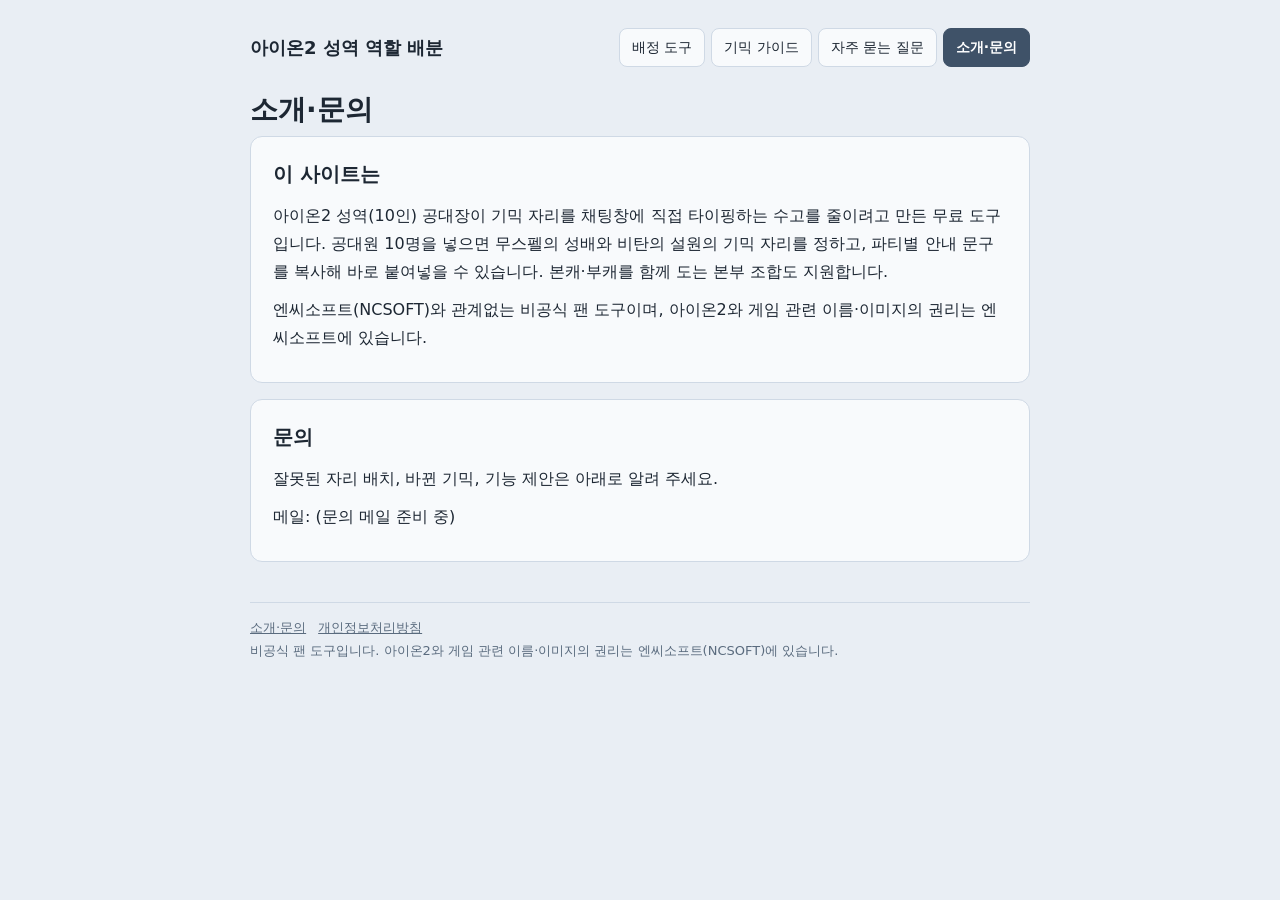
<file: about.html>
<!doctype html>
<html lang="ko">
<head>
<meta charset="utf-8">
<meta http-equiv="Content-Security-Policy" content="default-src 'self'; script-src 'self' 'unsafe-inline'; style-src 'self' 'unsafe-inline'; img-src 'self' data:; object-src 'none'; base-uri 'self'; form-action 'self'">
<meta name="viewport" content="width=device-width, initial-scale=1">
<title>소개·문의 | 아이온2 성역 역할 배분</title>
<meta name="description" content="아이온2 성역 역할 배분 사이트 소개와 문의 방법입니다.">
<link rel="canonical" href="https://caster202-lang.github.io/aion2-raid-roles/about.html">
<link rel="icon" href="favicon.svg" type="image/svg+xml">
<link rel="apple-touch-icon" href="apple-touch-icon.png">
<meta property="og:type" content="article">
<meta property="og:site_name" content="아이온2 성역 역할 배분">
<meta property="og:title" content="소개·문의 | 아이온2 성역 역할 배분">
<meta property="og:description" content="아이온2 성역 역할 배분 사이트 소개와 문의 방법입니다.">
<meta property="og:url" content="https://caster202-lang.github.io/aion2-raid-roles/about.html">
<meta property="og:image" content="https://caster202-lang.github.io/aion2-raid-roles/og.png">
<meta property="og:locale" content="ko_KR">
<meta name="twitter:card" content="summary_large_image">
<script>try { const t = localStorage.getItem('aion2-theme'); if (t === 'light' || t === 'dark') document.documentElement.dataset.theme = t; } catch (e) {}</script>
<link rel="stylesheet" href="site.css">
</head>
<body>
<main>
<header class="top"><a class="home" href="index.html">아이온2 성역 역할 배분</a><nav aria-label="사이트 메뉴"><a href="index.html">배정 도구</a><a href="guide.html">기믹 가이드</a><a href="faq.html">자주 묻는 질문</a><a href="about.html" aria-current="page">소개·문의</a></nav></header>

<h1>소개·문의</h1>
<section>
<h2>이 사이트는</h2>
<p>아이온2 성역(10인) 공대장이 기믹 자리를 채팅창에 직접 타이핑하는 수고를 줄이려고 만든 무료 도구입니다. 공대원 10명을 넣으면 무스펠의 성배와 비탄의 설원의 기믹 자리를 정하고, 파티별 안내 문구를 복사해 바로 붙여넣을 수 있습니다. 본캐·부캐를 함께 도는 본부 조합도 지원합니다.</p>
<p>엔씨소프트(NCSOFT)와 관계없는 비공식 팬 도구이며, 아이온2와 게임 관련 이름·이미지의 권리는 엔씨소프트에 있습니다.</p>
</section>
<section>
<h2>문의</h2>
<p>잘못된 자리 배치, 바뀐 기믹, 기능 제안은 아래로 알려 주세요.</p>
<p>메일: (문의 메일 준비 중)</p>
</section>

<footer class="foot">
<nav><a href="about.html">소개·문의</a><a href="privacy.html">개인정보처리방침</a></nav>
<p>비공식 팬 도구입니다. 아이온2와 게임 관련 이름·이미지의 권리는 엔씨소프트(NCSOFT)에 있습니다.</p>
</footer>
</main>
</body>
</html>
</file>
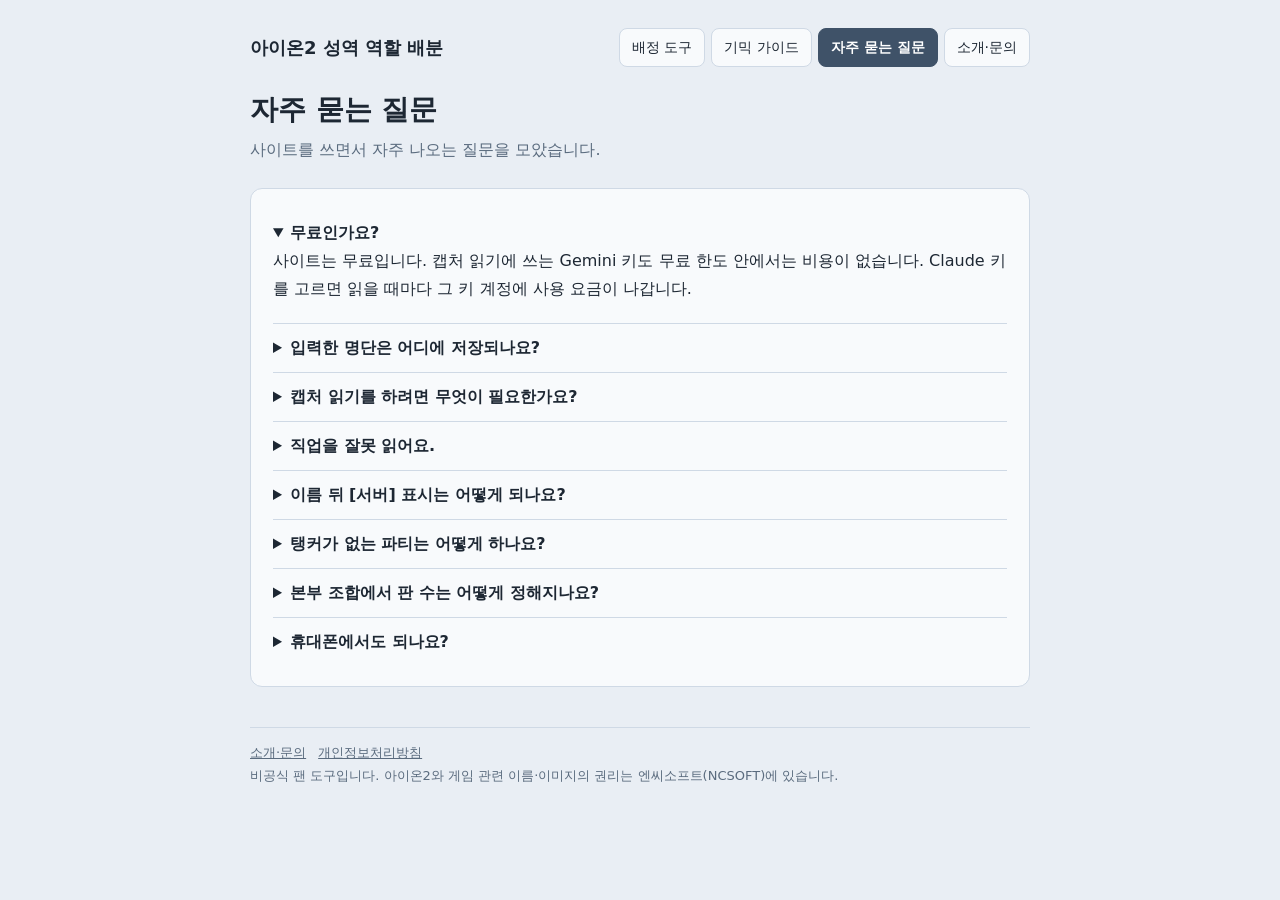
<file: faq.html>
<!doctype html>
<html lang="ko">
<head>
<meta charset="utf-8">
<meta http-equiv="Content-Security-Policy" content="default-src 'self'; script-src 'self' 'unsafe-inline'; style-src 'self' 'unsafe-inline'; img-src 'self' data:; object-src 'none'; base-uri 'self'; form-action 'self'">
<meta name="viewport" content="width=device-width, initial-scale=1">
<title>자주 묻는 질문 | 아이온2 성역 역할 배분</title>
<meta name="description" content="아이온2 성역 역할 배분 사이트의 캡처 읽기, AI 키, 저장 방식, 직업 오인식, 본부 조합에 대해 자주 묻는 질문과 답입니다.">
<link rel="canonical" href="https://caster202-lang.github.io/aion2-raid-roles/faq.html">
<link rel="icon" href="favicon.svg" type="image/svg+xml">
<link rel="apple-touch-icon" href="apple-touch-icon.png">
<meta property="og:type" content="article">
<meta property="og:site_name" content="아이온2 성역 역할 배분">
<meta property="og:title" content="자주 묻는 질문 | 아이온2 성역 역할 배분">
<meta property="og:description" content="아이온2 성역 역할 배분 사이트의 캡처 읽기, AI 키, 저장 방식, 직업 오인식, 본부 조합에 대해 자주 묻는 질문과 답입니다.">
<meta property="og:url" content="https://caster202-lang.github.io/aion2-raid-roles/faq.html">
<meta property="og:image" content="https://caster202-lang.github.io/aion2-raid-roles/og.png">
<meta property="og:locale" content="ko_KR">
<meta name="twitter:card" content="summary_large_image">
<script>try { const t = localStorage.getItem('aion2-theme'); if (t === 'light' || t === 'dark') document.documentElement.dataset.theme = t; } catch (e) {}</script>
<link rel="stylesheet" href="site.css">
</head>
<body>
<main>
<header class="top"><a class="home" href="index.html">아이온2 성역 역할 배분</a><nav aria-label="사이트 메뉴"><a href="index.html">배정 도구</a><a href="guide.html">기믹 가이드</a><a href="faq.html" aria-current="page">자주 묻는 질문</a><a href="about.html">소개·문의</a></nav></header>

<h1>자주 묻는 질문</h1>
<p class="lead">사이트를 쓰면서 자주 나오는 질문을 모았습니다.</p>
<section>
<details open><summary>무료인가요?</summary><p>사이트는 무료입니다. 캡처 읽기에 쓰는 Gemini 키도 무료 한도 안에서는 비용이 없습니다. Claude 키를 고르면 읽을 때마다 그 키 계정에 사용 요금이 나갑니다.</p></details>
<details><summary>입력한 명단은 어디에 저장되나요?</summary><p>지금 쓰는 브라우저 안(localStorage)에만 저장됩니다. 사이트 운영자 서버로 보내지 않고, 다른 기기나 다른 사람에게 자동으로 공유되지 않습니다. 결과는 복사 버튼으로 채팅창에 붙여넣어 나눕니다.</p></details>
<details><summary>캡처 읽기를 하려면 무엇이 필요한가요?</summary><p>Google AI Studio에서 받은 Gemini API 키가 필요합니다. 키를 넣고 "키 저장"을 누른 뒤 파티창 캡처를 붙여넣으면 됩니다. 키는 이 브라우저에만 저장되고, 캡처는 읽을 때만 Google로 보내집니다.</p></details>
<details><summary>직업을 잘못 읽어요.</summary><p>직업 드롭다운에서 한 번 고치면 그 이름의 직업을 기억해, 다음 캡처부터는 고친 직업으로 넣습니다. 이름이 글자까지 같아야 적용됩니다.</p></details>
<details><summary>이름 뒤 [서버] 표시는 어떻게 되나요?</summary><p>명단을 넣을 때 [ ] 안의 서버 이름은 자동으로 빼고 이름만 넣습니다.</p></details>
<details><summary>탱커가 없는 파티는 어떻게 하나요?</summary><p>비탄의 설원 1네임드에서 그 파티에 수호성·검성이 없으면 첫 번째 사람을 탱커로 넣고 알림을 보여 줍니다. 같은 파티 안에서 두 사람을 차례로 눌러 바꿀 수 있습니다.</p></details>
<details><summary>본부 조합에서 판 수는 어떻게 정해지나요?</summary><p>앞 판부터 한 사람당 캐릭터 하나씩 채워서, 모든 캐릭터를 쓸 때까지 판을 만듭니다. 빈자리는 "외부인원"으로 표시합니다.</p></details>
<details><summary>휴대폰에서도 되나요?</summary><p>됩니다. 화면이 좁으면 메뉴가 위쪽 탭으로 바뀝니다. 오른쪽 위 버튼으로 라이트·다크 모드를 고를 수 있습니다.</p></details>
</section>

<footer class="foot">
<nav><a href="about.html">소개·문의</a><a href="privacy.html">개인정보처리방침</a></nav>
<p>비공식 팬 도구입니다. 아이온2와 게임 관련 이름·이미지의 권리는 엔씨소프트(NCSOFT)에 있습니다.</p>
</footer>
</main>
</body>
</html>
</file>
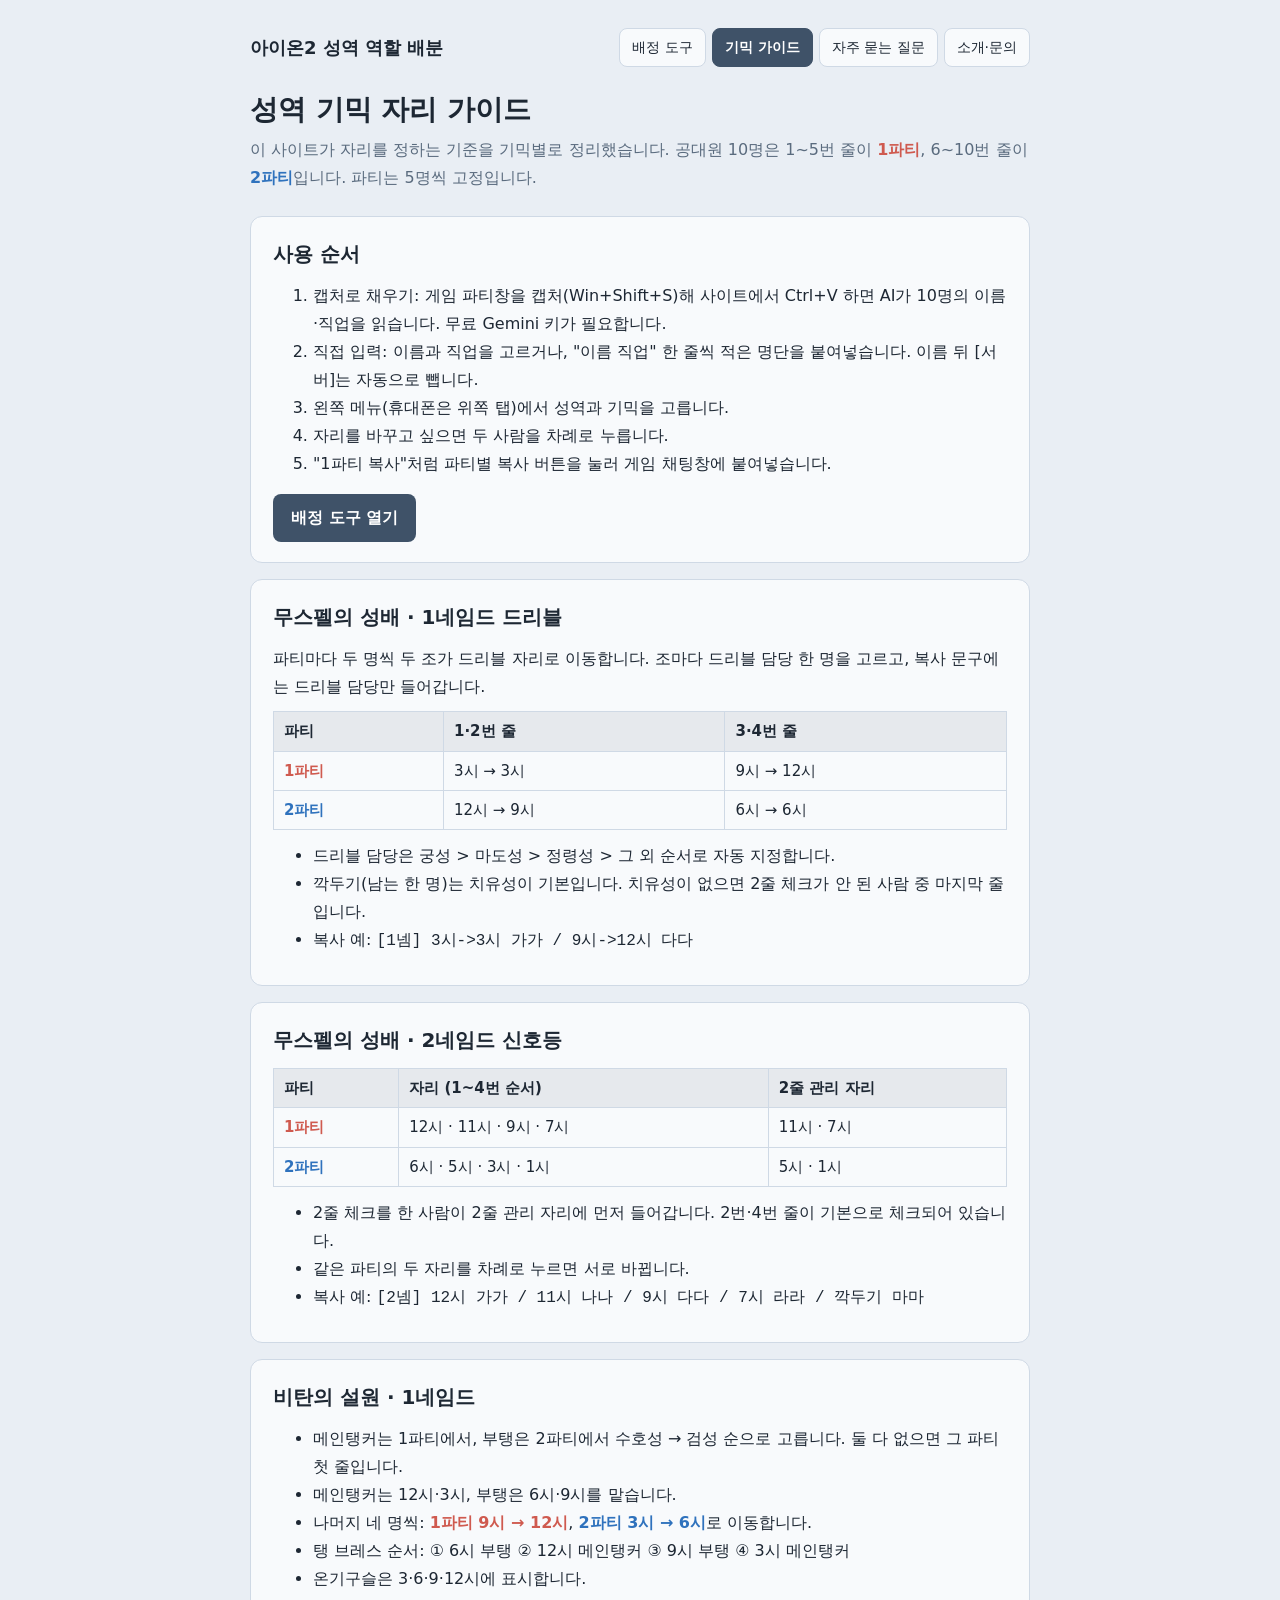
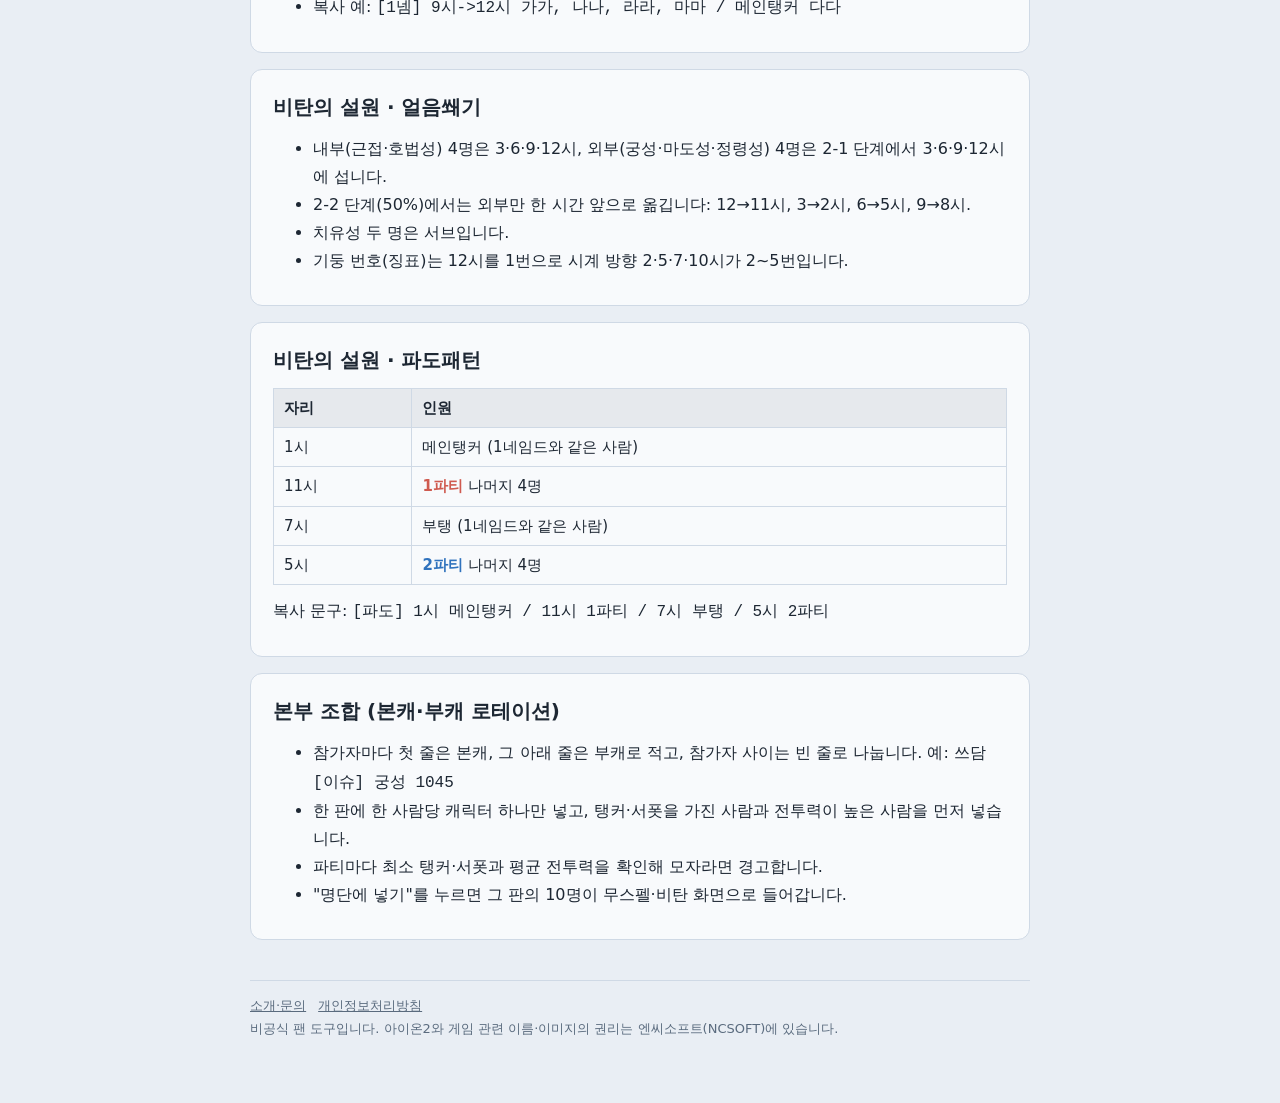
<file: guide.html>
<!doctype html>
<html lang="ko">
<head>
<meta charset="utf-8">
<meta http-equiv="Content-Security-Policy" content="default-src 'self'; script-src 'self' 'unsafe-inline'; style-src 'self' 'unsafe-inline'; img-src 'self' data:; object-src 'none'; base-uri 'self'; form-action 'self'">
<meta name="viewport" content="width=device-width, initial-scale=1">
<title>성역 기믹 자리 가이드 | 아이온2 성역 역할 배분</title>
<meta name="description" content="아이온2 성역 무스펠의 성배(1네임드 드리블, 2네임드 신호등)와 비탄의 설원(1네임드, 얼음쐐기, 파도패턴)의 파티별 자리 배치 기준과 사이트 사용법을 정리했습니다.">
<link rel="canonical" href="https://caster202-lang.github.io/aion2-raid-roles/guide.html">
<link rel="icon" href="favicon.svg" type="image/svg+xml">
<link rel="apple-touch-icon" href="apple-touch-icon.png">
<meta property="og:type" content="article">
<meta property="og:site_name" content="아이온2 성역 역할 배분">
<meta property="og:title" content="성역 기믹 자리 가이드 | 아이온2 성역 역할 배분">
<meta property="og:description" content="아이온2 성역 무스펠의 성배(1네임드 드리블, 2네임드 신호등)와 비탄의 설원(1네임드, 얼음쐐기, 파도패턴)의 파티별 자리 배치 기준과 사이트 사용법을 정리했습니다.">
<meta property="og:url" content="https://caster202-lang.github.io/aion2-raid-roles/guide.html">
<meta property="og:image" content="https://caster202-lang.github.io/aion2-raid-roles/og.png">
<meta property="og:locale" content="ko_KR">
<meta name="twitter:card" content="summary_large_image">
<script>try { const t = localStorage.getItem('aion2-theme'); if (t === 'light' || t === 'dark') document.documentElement.dataset.theme = t; } catch (e) {}</script>
<link rel="stylesheet" href="site.css">
</head>
<body>
<main>
<header class="top"><a class="home" href="index.html">아이온2 성역 역할 배분</a><nav aria-label="사이트 메뉴"><a href="index.html">배정 도구</a><a href="guide.html" aria-current="page">기믹 가이드</a><a href="faq.html">자주 묻는 질문</a><a href="about.html">소개·문의</a></nav></header>

<h1>성역 기믹 자리 가이드</h1>
<p class="lead">이 사이트가 자리를 정하는 기준을 기믹별로 정리했습니다. 공대원 10명은 1~5번 줄이 <span class="p1">1파티</span>, 6~10번 줄이 <span class="p2">2파티</span>입니다. 파티는 5명씩 고정입니다.</p>

<section>
<h2>사용 순서</h2>
<ol>
<li>캡처로 채우기: 게임 파티창을 캡처(Win+Shift+S)해 사이트에서 Ctrl+V 하면 AI가 10명의 이름·직업을 읽습니다. 무료 Gemini 키가 필요합니다.</li>
<li>직접 입력: 이름과 직업을 고르거나, "이름 직업" 한 줄씩 적은 명단을 붙여넣습니다. 이름 뒤 [서버]는 자동으로 뺍니다.</li>
<li>왼쪽 메뉴(휴대폰은 위쪽 탭)에서 성역과 기믹을 고릅니다.</li>
<li>자리를 바꾸고 싶으면 두 사람을 차례로 누릅니다.</li>
<li>"1파티 복사"처럼 파티별 복사 버튼을 눌러 게임 채팅창에 붙여넣습니다.</li>
</ol>
<a class="cta" href="index.html">배정 도구 열기</a>
</section>

<section>
<h2>무스펠의 성배 · 1네임드 드리블</h2>
<p>파티마다 두 명씩 두 조가 드리블 자리로 이동합니다. 조마다 드리블 담당 한 명을 고르고, 복사 문구에는 드리블 담당만 들어갑니다.</p>
<table>
<tr><th>파티</th><th>1·2번 줄</th><th>3·4번 줄</th></tr>
<tr><td class="p1">1파티</td><td>3시 → 3시</td><td>9시 → 12시</td></tr>
<tr><td class="p2">2파티</td><td>12시 → 9시</td><td>6시 → 6시</td></tr>
</table>
<ul>
<li>드리블 담당은 궁성 &gt; 마도성 &gt; 정령성 &gt; 그 외 순서로 자동 지정합니다.</li>
<li>깍두기(남는 한 명)는 치유성이 기본입니다. 치유성이 없으면 2줄 체크가 안 된 사람 중 마지막 줄입니다.</li>
<li>복사 예: <code>[1넴] 3시-&gt;3시 가가 / 9시-&gt;12시 다다</code></li>
</ul>
</section>

<section>
<h2>무스펠의 성배 · 2네임드 신호등</h2>
<table>
<tr><th>파티</th><th>자리 (1~4번 순서)</th><th>2줄 관리 자리</th></tr>
<tr><td class="p1">1파티</td><td>12시 · 11시 · 9시 · 7시</td><td>11시 · 7시</td></tr>
<tr><td class="p2">2파티</td><td>6시 · 5시 · 3시 · 1시</td><td>5시 · 1시</td></tr>
</table>
<ul>
<li>2줄 체크를 한 사람이 2줄 관리 자리에 먼저 들어갑니다. 2번·4번 줄이 기본으로 체크되어 있습니다.</li>
<li>같은 파티의 두 자리를 차례로 누르면 서로 바뀝니다.</li>
<li>복사 예: <code>[2넴] 12시 가가 / 11시 나나 / 9시 다다 / 7시 라라 / 깍두기 마마</code></li>
</ul>
</section>

<section>
<h2>비탄의 설원 · 1네임드</h2>
<ul>
<li>메인탱커는 1파티에서, 부탱은 2파티에서 수호성 → 검성 순으로 고릅니다. 둘 다 없으면 그 파티 첫 줄입니다.</li>
<li>메인탱커는 12시·3시, 부탱은 6시·9시를 맡습니다.</li>
<li>나머지 네 명씩: <span class="p1">1파티 9시 → 12시</span>, <span class="p2">2파티 3시 → 6시</span>로 이동합니다.</li>
<li>탱 브레스 순서: ① 6시 부탱 ② 12시 메인탱커 ③ 9시 부탱 ④ 3시 메인탱커</li>
<li>온기구슬은 3·6·9·12시에 표시합니다.</li>
<li>복사 예: <code>[1넴] 9시-&gt;12시 가가, 나나, 라라, 마마 / 메인탱커 다다</code></li>
</ul>
</section>

<section>
<h2>비탄의 설원 · 얼음쐐기</h2>
<ul>
<li>내부(근접·호법성) 4명은 3·6·9·12시, 외부(궁성·마도성·정령성) 4명은 2-1 단계에서 3·6·9·12시에 섭니다.</li>
<li>2-2 단계(50%)에서는 외부만 한 시간 앞으로 옮깁니다: 12→11시, 3→2시, 6→5시, 9→8시.</li>
<li>치유성 두 명은 서브입니다.</li>
<li>기둥 번호(징표)는 12시를 1번으로 시계 방향 2·5·7·10시가 2~5번입니다.</li>
</ul>
</section>

<section>
<h2>비탄의 설원 · 파도패턴</h2>
<table>
<tr><th>자리</th><th>인원</th></tr>
<tr><td>1시</td><td>메인탱커 (1네임드와 같은 사람)</td></tr>
<tr><td>11시</td><td><span class="p1">1파티</span> 나머지 4명</td></tr>
<tr><td>7시</td><td>부탱 (1네임드와 같은 사람)</td></tr>
<tr><td>5시</td><td><span class="p2">2파티</span> 나머지 4명</td></tr>
</table>
<p>복사 문구: <code>[파도] 1시 메인탱커 / 11시 1파티 / 7시 부탱 / 5시 2파티</code></p>
</section>

<section>
<h2>본부 조합 (본캐·부캐 로테이션)</h2>
<ul>
<li>참가자마다 첫 줄은 본캐, 그 아래 줄은 부캐로 적고, 참가자 사이는 빈 줄로 나눕니다. 예: <code>쓰담[이슈] 궁성 1045</code></li>
<li>한 판에 한 사람당 캐릭터 하나만 넣고, 탱커·서폿을 가진 사람과 전투력이 높은 사람을 먼저 넣습니다.</li>
<li>파티마다 최소 탱커·서폿과 평균 전투력을 확인해 모자라면 경고합니다.</li>
<li>"명단에 넣기"를 누르면 그 판의 10명이 무스펠·비탄 화면으로 들어갑니다.</li>
</ul>
</section>

<footer class="foot">
<nav><a href="about.html">소개·문의</a><a href="privacy.html">개인정보처리방침</a></nav>
<p>비공식 팬 도구입니다. 아이온2와 게임 관련 이름·이미지의 권리는 엔씨소프트(NCSOFT)에 있습니다.</p>
</footer>
</main>
</body>
</html>
</file>
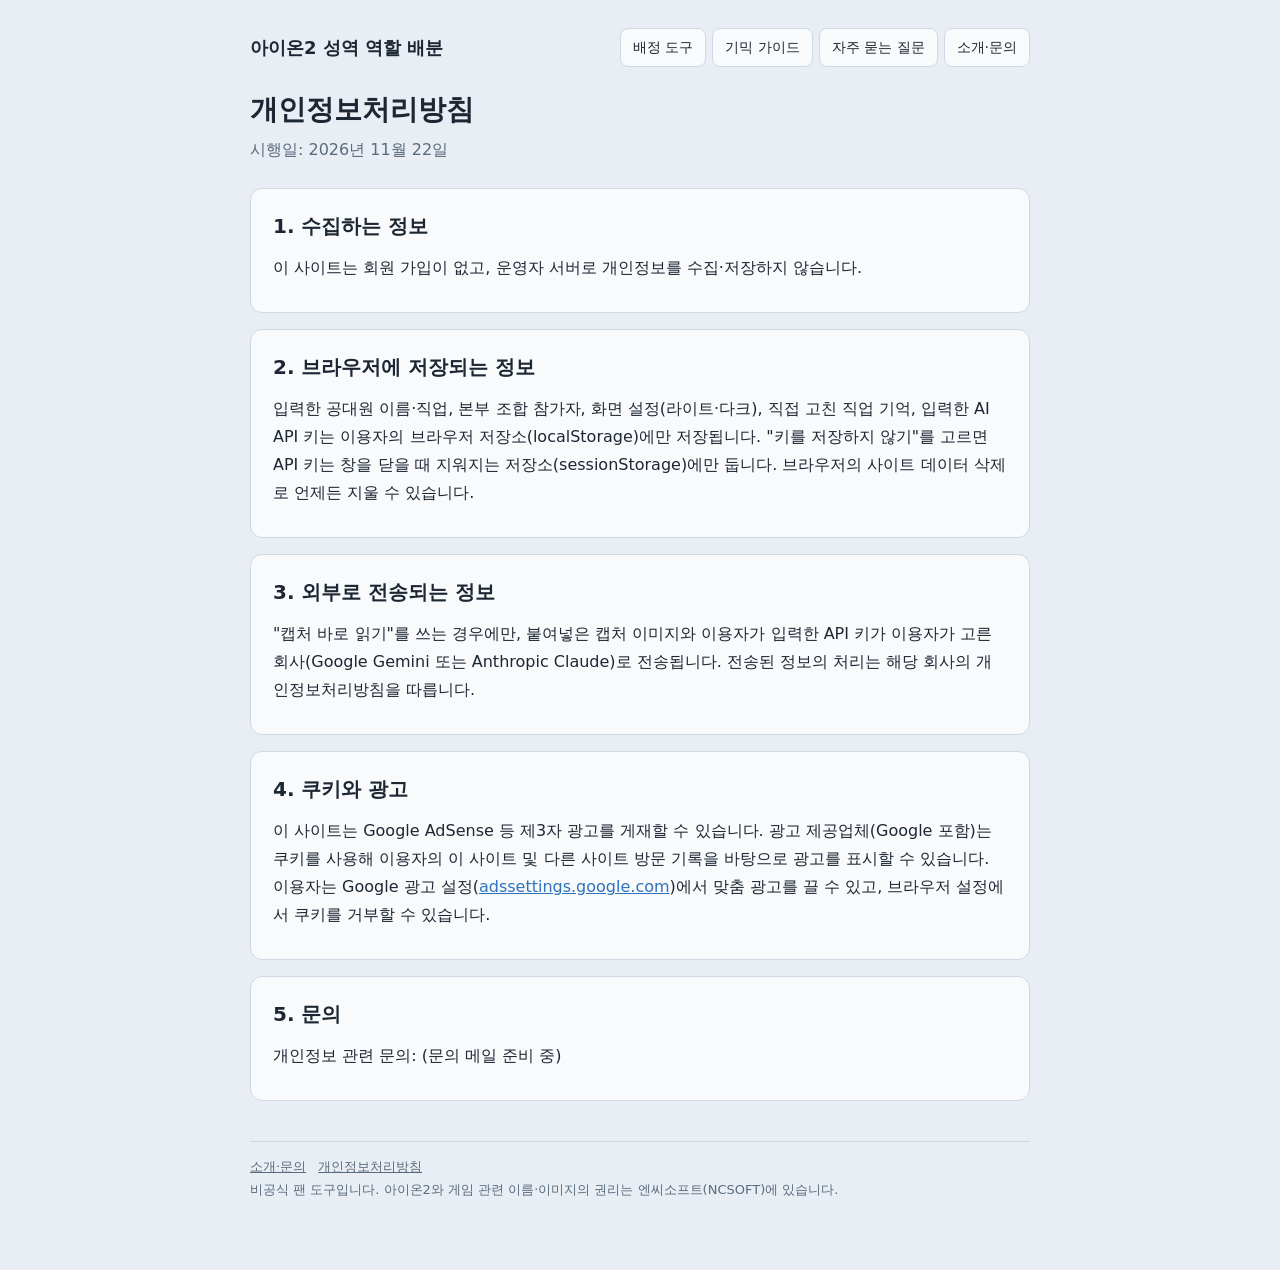
<file: privacy.html>
<!doctype html>
<html lang="ko">
<head>
<meta charset="utf-8">
<meta http-equiv="Content-Security-Policy" content="default-src 'self'; script-src 'self' 'unsafe-inline'; style-src 'self' 'unsafe-inline'; img-src 'self' data:; object-src 'none'; base-uri 'self'; form-action 'self'">
<meta name="viewport" content="width=device-width, initial-scale=1">
<title>개인정보처리방침 | 아이온2 성역 역할 배분</title>
<meta name="description" content="아이온2 성역 역할 배분 사이트의 개인정보처리방침입니다. 저장 방식, 외부 전송, 쿠키와 광고에 대해 안내합니다.">
<link rel="canonical" href="https://caster202-lang.github.io/aion2-raid-roles/privacy.html">
<link rel="icon" href="favicon.svg" type="image/svg+xml">
<link rel="apple-touch-icon" href="apple-touch-icon.png">
<meta property="og:type" content="article">
<meta property="og:site_name" content="아이온2 성역 역할 배분">
<meta property="og:title" content="개인정보처리방침 | 아이온2 성역 역할 배분">
<meta property="og:description" content="아이온2 성역 역할 배분 사이트의 개인정보처리방침입니다. 저장 방식, 외부 전송, 쿠키와 광고에 대해 안내합니다.">
<meta property="og:url" content="https://caster202-lang.github.io/aion2-raid-roles/privacy.html">
<meta property="og:image" content="https://caster202-lang.github.io/aion2-raid-roles/og.png">
<meta property="og:locale" content="ko_KR">
<meta name="twitter:card" content="summary_large_image">
<script>try { const t = localStorage.getItem('aion2-theme'); if (t === 'light' || t === 'dark') document.documentElement.dataset.theme = t; } catch (e) {}</script>
<link rel="stylesheet" href="site.css">
</head>
<body>
<main>
<header class="top"><a class="home" href="index.html">아이온2 성역 역할 배분</a><nav aria-label="사이트 메뉴"><a href="index.html">배정 도구</a><a href="guide.html">기믹 가이드</a><a href="faq.html">자주 묻는 질문</a><a href="about.html">소개·문의</a></nav></header>

<h1>개인정보처리방침</h1>
<p class="lead">시행일: 2026년 11월 22일</p>
<section>
<h2>1. 수집하는 정보</h2>
<p>이 사이트는 회원 가입이 없고, 운영자 서버로 개인정보를 수집·저장하지 않습니다.</p>
</section>
<section>
<h2>2. 브라우저에 저장되는 정보</h2>
<p>입력한 공대원 이름·직업, 본부 조합 참가자, 화면 설정(라이트·다크), 직접 고친 직업 기억, 입력한 AI API 키는 이용자의 브라우저 저장소(localStorage)에만 저장됩니다. "키를 저장하지 않기"를 고르면 API 키는 창을 닫을 때 지워지는 저장소(sessionStorage)에만 둡니다. 브라우저의 사이트 데이터 삭제로 언제든 지울 수 있습니다.</p>
</section>
<section>
<h2>3. 외부로 전송되는 정보</h2>
<p>"캡처 바로 읽기"를 쓰는 경우에만, 붙여넣은 캡처 이미지와 이용자가 입력한 API 키가 이용자가 고른 회사(Google Gemini 또는 Anthropic Claude)로 전송됩니다. 전송된 정보의 처리는 해당 회사의 개인정보처리방침을 따릅니다.</p>
</section>
<section>
<h2>4. 쿠키와 광고</h2>
<p>이 사이트는 Google AdSense 등 제3자 광고를 게재할 수 있습니다. 광고 제공업체(Google 포함)는 쿠키를 사용해 이용자의 이 사이트 및 다른 사이트 방문 기록을 바탕으로 광고를 표시할 수 있습니다. 이용자는 Google 광고 설정(<a href="https://adssettings.google.com" rel="noopener">adssettings.google.com</a>)에서 맞춤 광고를 끌 수 있고, 브라우저 설정에서 쿠키를 거부할 수 있습니다.</p>
</section>
<section>
<h2>5. 문의</h2>
<p>개인정보 관련 문의: (문의 메일 준비 중)</p>
</section>

<footer class="foot">
<nav><a href="about.html">소개·문의</a><a href="privacy.html">개인정보처리방침</a></nav>
<p>비공식 팬 도구입니다. 아이온2와 게임 관련 이름·이미지의 권리는 엔씨소프트(NCSOFT)에 있습니다.</p>
</footer>
</main>
</body>
</html>
</file>
<file: site.css>
/* 안내 페이지(가이드·FAQ·소개·개인정보처리방침) 공통 모양 — 색은 index.html과 같다 */
:root {
  color-scheme: light;
  --bg: #e9eef4; --card: #f8fafc; --fg: #1d2733; --muted: #5a6b7e; --line: #cfd9e5;
  --accent: #3f5268; --accent-fg: #ffffff; --p1: #cf5a4f; --p2: #2f72bd;
}
@media (prefers-color-scheme: dark) {
  :root:not([data-theme="light"]) {
    color-scheme: dark;
    --bg: #0c0a0b; --card: #1c1819; --fg: #efeced; --muted: #a8979c; --line: #3a3133;
    --accent: #d1cfd0; --accent-fg: #1a1516; --p1: #ff8b7f; --p2: #78b6ff;
  }
}
:root[data-theme="dark"] {
  color-scheme: dark;
  --bg: #0c0a0b; --card: #1c1819; --fg: #efeced; --muted: #a8979c; --line: #3a3133;
  --accent: #d1cfd0; --accent-fg: #1a1516; --p1: #ff8b7f; --p2: #78b6ff;
}
* { box-sizing: border-box; }
body { margin: 0; background: var(--bg); color: var(--fg); font: 16px/1.75 "Pretendard", "Noto Sans KR", "Malgun Gothic", system-ui, sans-serif; }
main { max-width: 820px; margin: 0 auto; padding: 28px 20px 64px; }
a { color: var(--p2); }
.top { display: flex; flex-wrap: wrap; gap: 8px 16px; align-items: center; justify-content: space-between; margin-bottom: 24px; }
.top .home { font-weight: 700; font-size: 18px; color: var(--fg); text-decoration: none; }
.top nav { display: flex; flex-wrap: wrap; gap: 6px; }
.top nav a { padding: 6px 12px; border: 1px solid var(--line); border-radius: 8px; background: var(--card); color: var(--fg); text-decoration: none; font-size: 14px; }
.top nav a[aria-current=page] { background: var(--accent); color: var(--accent-fg); border-color: var(--accent); font-weight: 600; }
h1 { font-size: 28px; line-height: 1.35; margin: 0 0 8px; }
.lead { color: var(--muted); margin: 0 0 24px; }
section { background: var(--card); border: 1px solid var(--line); border-radius: 12px; padding: 20px 22px; margin-bottom: 16px; }
section h2 { font-size: 20px; margin: 0 0 10px; }
section h3 { font-size: 16px; margin: 18px 0 6px; }
section p, section ul, section ol { margin: 0 0 10px; }
.p1 { color: var(--p1); font-weight: 700; } .p2 { color: var(--p2); font-weight: 700; }
table { width: 100%; border-collapse: collapse; font-size: 15px; margin: 6px 0 12px; }
th, td { border: 1px solid var(--line); padding: 6px 10px; text-align: left; vertical-align: top; }
th { background: color-mix(in srgb, var(--accent) 10%, var(--card)); }
.cta { display: inline-block; margin-top: 6px; padding: 10px 18px; border-radius: 8px; background: var(--accent); color: var(--accent-fg); text-decoration: none; font-weight: 700; }
details { border-top: 1px solid var(--line); padding: 10px 0; }
details:first-of-type { border-top: 0; }
summary { cursor: pointer; font-weight: 700; }
.foot { margin-top: 40px; padding-top: 14px; border-top: 1px solid var(--line); font-size: 13px; color: var(--muted); }
.foot p { margin: 0 0 4px; }
.foot nav a { color: var(--muted); margin-right: 12px; }
</file>
